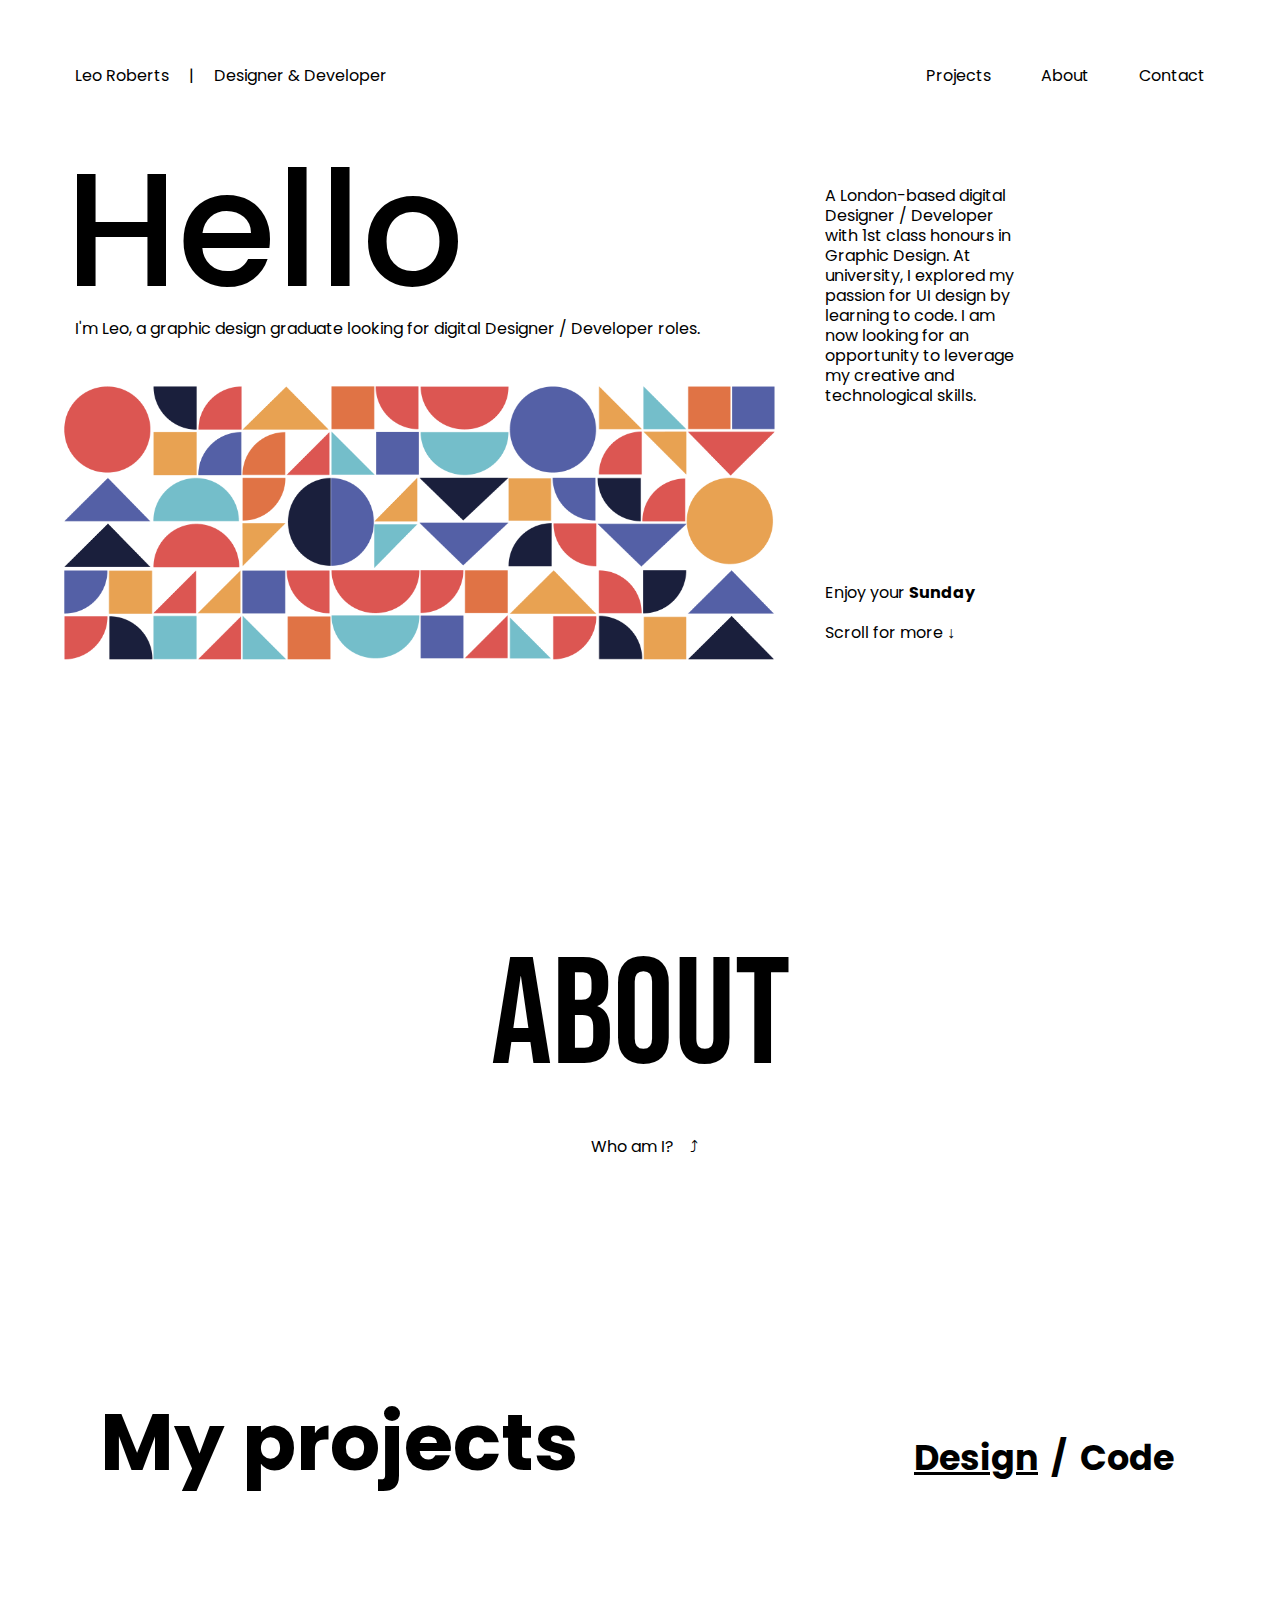
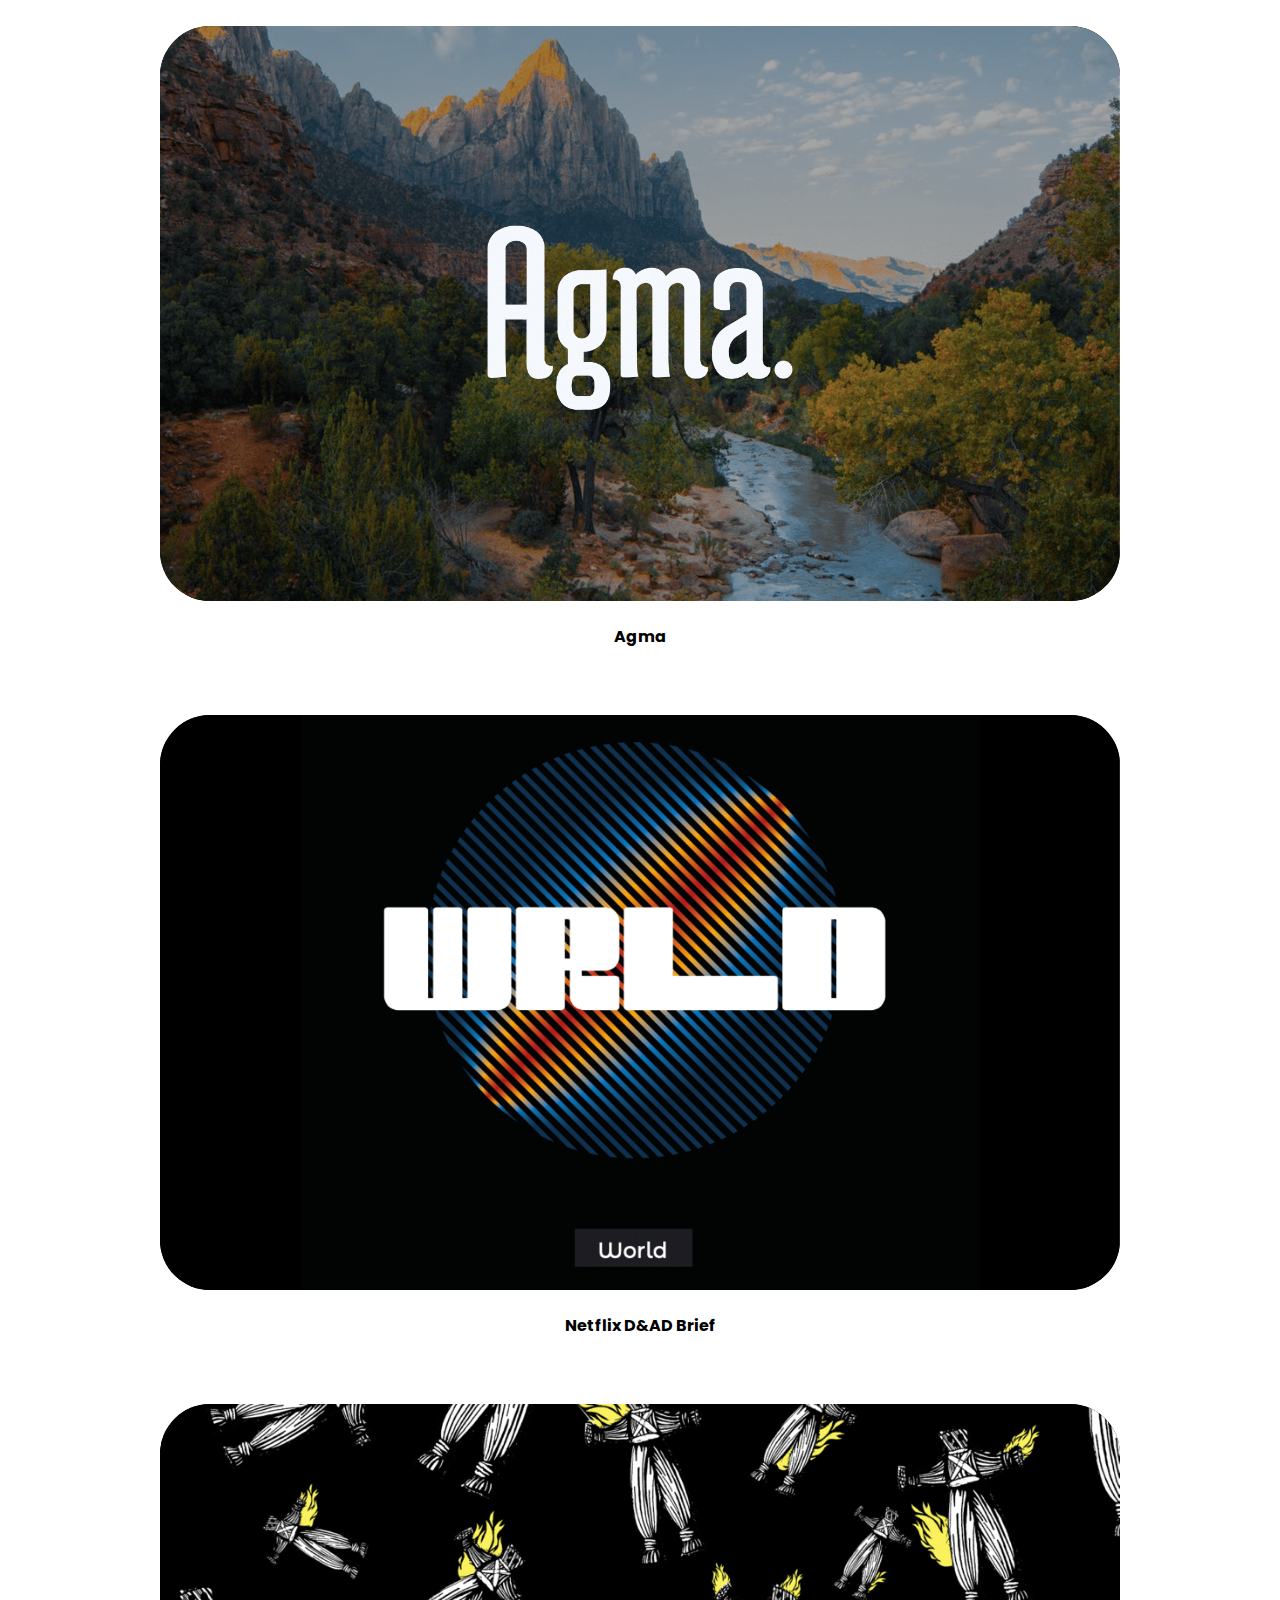
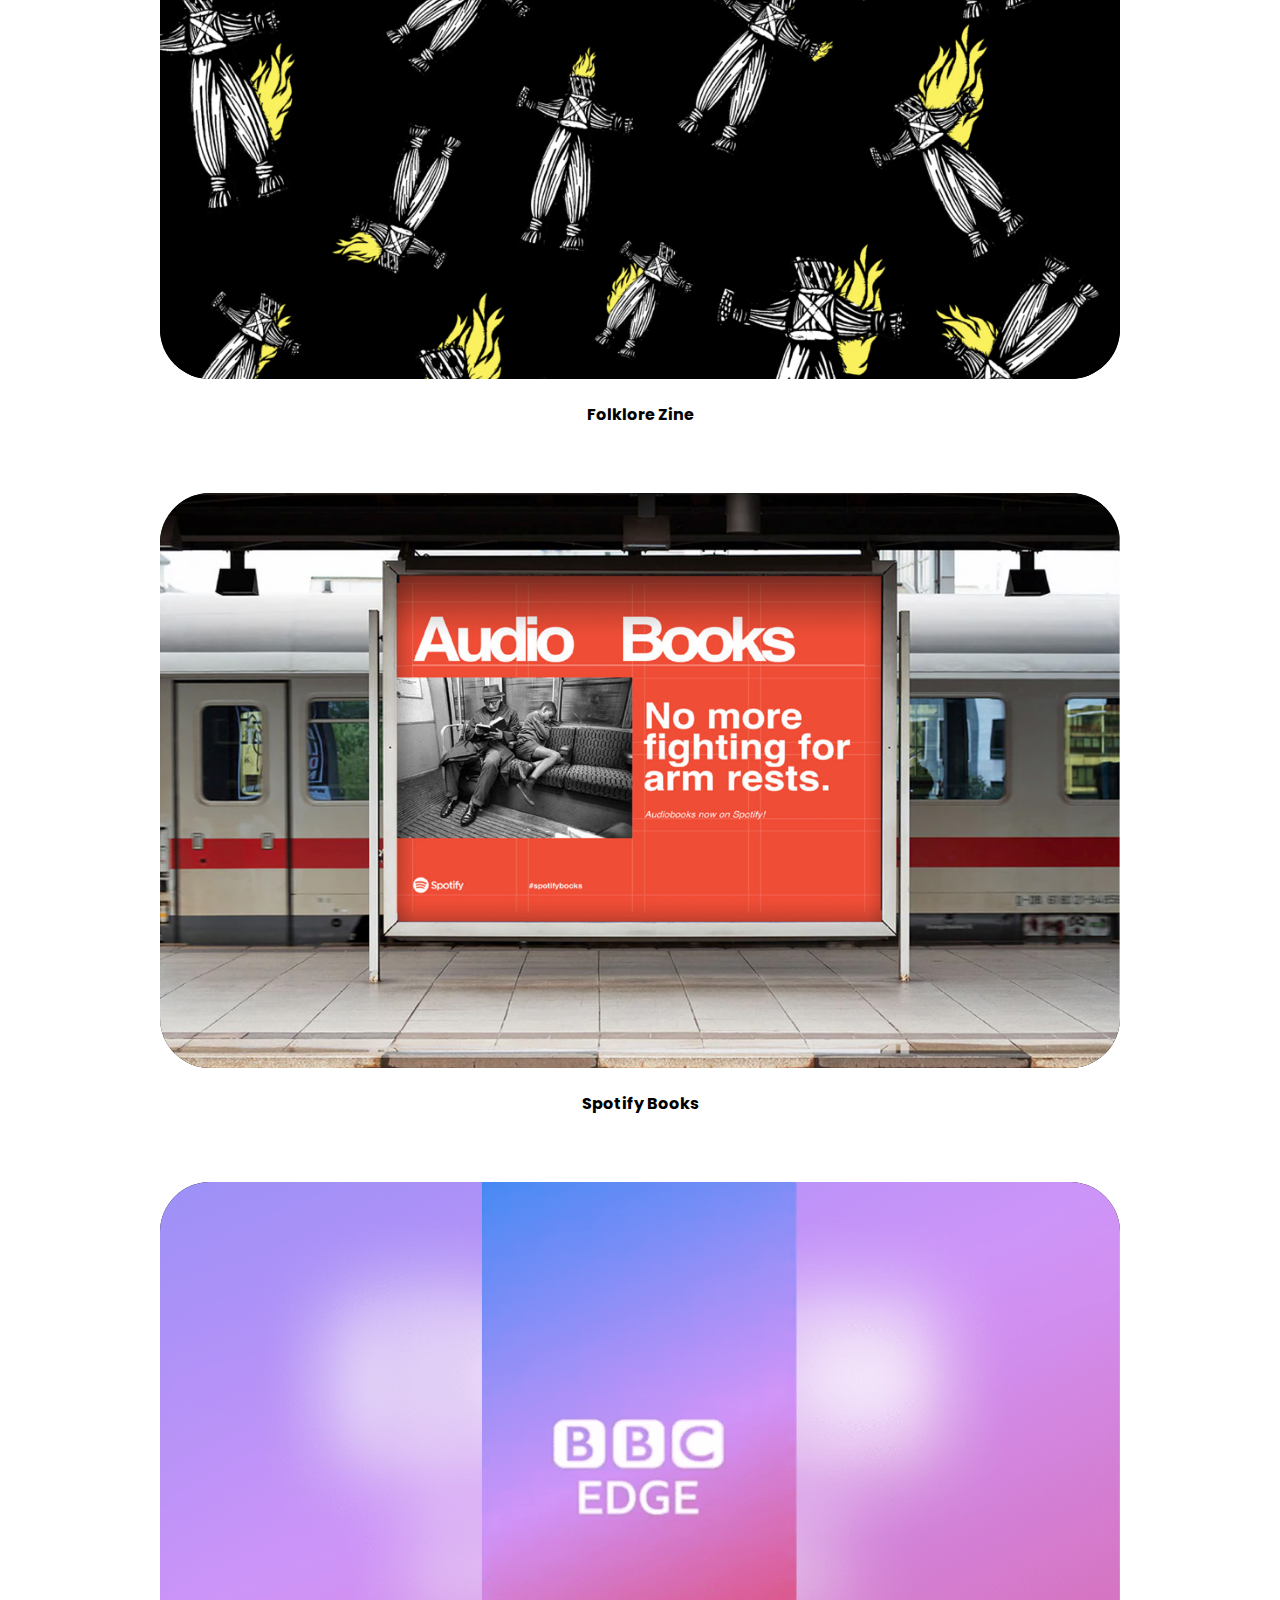
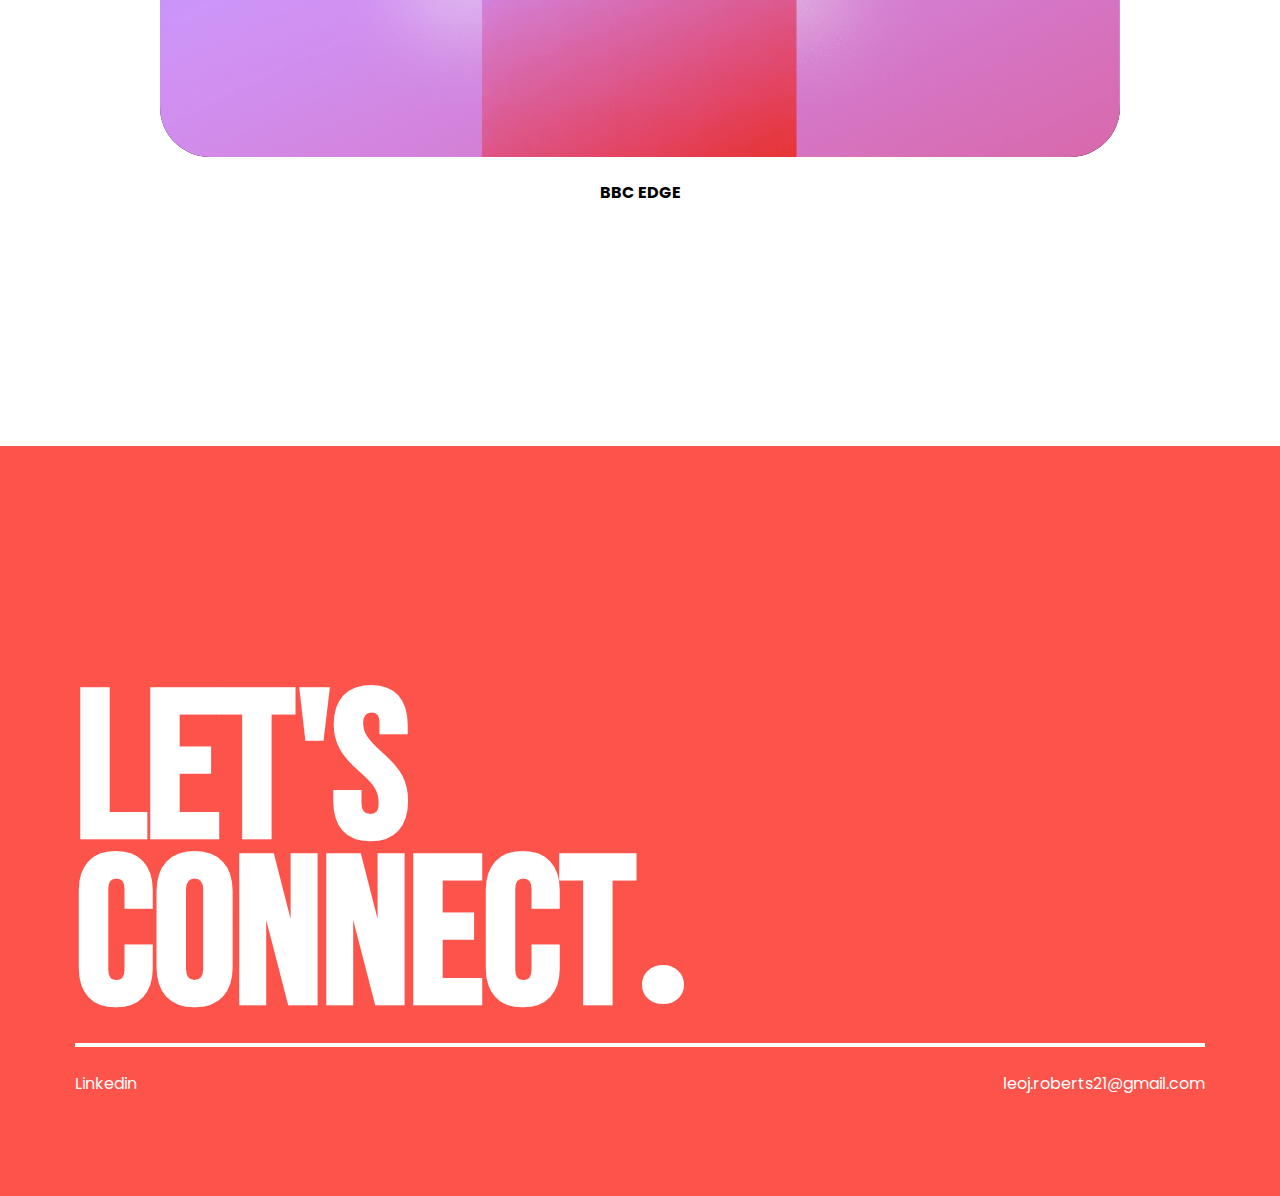
<file: index.html>
<!DOCTYPE html>
<html lang="en">
<head>
    <link href="https://fonts.googleapis.com/css2?family=Poppins:wght@600&display=swap" rel="stylesheet">
    <link href="https://fonts.googleapis.com/css2?family=Poppins:wght@500;600&display=swap" rel="stylesheet">
    <link href="https://fonts.googleapis.com/css2?family=Poppins:wght@400;500;600&display=swap" rel="stylesheet">
    <link href="https://fonts.googleapis.com/css2?family=Bebas+Neue&family=Poppins:wght@400;500;600&display=swap" rel="stylesheet">
    <meta charset="UTF-8">
    <meta http-equiv="X-UA-Compatible" content="IE=edge">
    <meta name="viewport" content="width=device-width, initial-scale=1.0">
    <title>Leo Portfolio</title>
    <link rel="stylesheet" href="style.css" />
    <link rel="stylesheet" href="responsive.css" />
    <link rel="icon" href="./images/minimouse.png">
</head>
<body id="switchDiv">

<container class = "container">
 <!-------NAV-BAR------->
 <section class="nav-bar"> 
    <p id="nav-left"><a href="#whole-home" class="nav-dot" ><span class="leo">Leo Roberts</span></a>&nbsp;&nbsp;&nbsp;&nbsp;&nbsp;|&nbsp;&nbsp;&nbsp;&nbsp;&nbsp;Designer & Developer</p>


        <div class="hamburger show-modal1">=</div>

    <ul id="nav-right">
            <a href="#project-tag" > <il class="nav-dot">Projects</il> </a>
            <a href="./aboutme.html" ><il class="nav-dot1">About</il></a>
            <a href="#linkedin" ><il class="nav-dot2">Contact</il></a>
    </ul>
 </section>
 

 <!-------HOME-(left)------->
<section id="whole-home">


    <div class="modal1 hidden1">
        <button class="close-modal1">&times;</button>
        <a href="#project-tag" ><p class="overlay-text">Projects</p></a>
        <a href="./aboutme.html" ><p class="overlay-text">About</p></a>
        <a href="#linkedin" ><p class="overlay-text">Contact </p></a>
      </div>
      <div class="overlay1 hidden1"></div>


 <div class="home-left">
    <div>
        <h1 class="welcome">Hello</h1>
        <p class="intro">I'm Leo, a graphic design graduate looking for digital Designer / Developer roles.</p>
    </div>

  <!---------------Pattern------------------>

  <section class="whole-pattern">
    <!--ROW-1---------------------------------------------------------->
  <div class="row1">
    <!--1----------------------------------->
    <div class="two-rows">
        <img class="shapes" src="pattern/1.1.png">
    </div>
    <!--2----------------------------------->
    <div class="two-rows">
        <div>
            <img class="shapes" src="pattern/1.2.png">
            <img class="shapes" src="pattern/1.3.png">
        </div>
        <div>
            <img class="shapes" src="pattern/1.4.png">
            <img class="shapes" src="pattern/1.5.png">
        </div>
    </div>
    <!--3----------------------------------->
    <div class="two-rows">
        <div>
            <img class="shapes" src="pattern/1.6.png">
        </div>
        <div>
            <img class="shapes" src="pattern/1.7.png">
            <img class="shapes" src="pattern/1.8.png">
        </div>
    </div>
    <!--4----------------------------------->
    <div class="two-rows">
        <div>
            <img class="shapes" src="pattern/1.9.png">
            <img class="shapes" src="pattern/1.10.png">
        </div>
        <div>
            <img class="shapes" src="pattern/1.11.png">
            <img class="shapes" src="pattern/1.12.png">
        </div>
    </div>
    <!--5----------------------------------->
    <div class="two-rows">
        <div>
            <img class="shapes" src="pattern/1.13.png">
        </div>
        <div>
            <img class="shapes" src="pattern/1.14.png">
        </div>
    </div>
    <!--6----------------------------------->
    <div class="two-rows">
        <img class="shapes" src="pattern/1.15.png">
    </div>
    <!--7----------------------------------->
    <div class="two-rows">
        <div>
            <img class="shapes" src="pattern/1.16.png">
            <img class="shapes" src="pattern/1.17.png">
        </div>
        <div>
            <img class="shapes" src="pattern/1.18.png">
            <img class="shapes" src="pattern/1.19.png">
        </div>
    </div>
    <!--8----------------------------------->
    <div class="two-rows">
        <div>
            <img class="shapes" src="pattern/1.20.png">
            <img class="shapes" src="pattern/1.21.png">
        </div>
        <div>
            <img class="shapes" src="pattern/1.22.png">
        </div>
    </div>
 </div>
    <!--ROW-2---------------------------------------------------------->
    <div class="row2">
         <!--1----------------------------------->
         <div class="two-rows">
            <div>
                <img class="shapes" src="pattern/2.1.png">
            </div>
            <div>
                <img class="shapes" src="pattern/2.2.png">
            </div>
        </div>
         <!--2----------------------------------->
         <div class="two-rows">
            <div>
                <img class="shapes" src="pattern/2.3.png">
            </div>
            <div>
                <img class="shapes" src="pattern/2.4.png">
            </div>
        </div>
         <!--3----------------------------------->
         <div class="two-cols">
            <div>
                <img class="shapes" src="pattern/2.5.png">
                <img class="shapes" src="pattern/2.6.png">
            </div>
            <div>
                <img class="shapes" src="pattern/2.7.png">
            </div>
        </div>
         <!--4----------------------------------->
         <div class="two-cols">
            <div>
                <img class="shapes" src="pattern/2.8.png">
            </div>
            <div>
                <img class="shapes" src="pattern/2.9.png">
                <img class="shapes" src="pattern/2.10.png">
            </div>
        </div>
         <!--5----------------------------------->
        <div class="two-rows">
            <div>
                <img class="shapes" src="pattern/2.11.png">
            </div>
            <div>
                <img class="shapes" src="pattern/2.12.png">
            </div>
        </div>
         <!--6----------------------------------->
         <div class="two-rows">
            <div>
                <img class="shapes" src="pattern/2.13.png">
                <img class="shapes" src="pattern/2.14.png">
            </div>
            <div>
                <img class="shapes" src="pattern/2.15.png">
                <img class="shapes" src="pattern/2.16.png">
            </div>
        </div>
         <!--7----------------------------------->
         <div class="two-rows">
            <div>
                <img class="shapes" src="pattern/2.17.png">
                <img class="shapes" src="pattern/2.18.png">
            </div>
            <div>
                <img class="shapes" src="pattern/2.19.png">
            </div>
        </div>
         <!--8----------------------------------->
        <div class="two-rows">
            <img class="shapes" src="pattern/2.20.png">
            </div>
    </div>
    <!--ROW-3---------------------------------------------------------->
    <div class="row3">
         <!--1----------------------------------->
         <div class="two-rows">
            <div>
                <img class="shapes" src="pattern/3.1.png">
                <img class="shapes" src="pattern/3.2.png">
            </div>
            <div>
                <img class="shapes" src="pattern/3.3.png">
                <img class="shapes" src="pattern/3.4.png">
            </div>
        </div>
         <!--2----------------------------------->
         <div class="two-rows">
            <div>
                <img class="shapes" src="pattern/3.5.png">
                <img class="shapes" src="pattern/3.6.png">
            </div>
            <div>
                <img class="shapes" src="pattern/3.7.png">
                <img class="shapes" src="pattern/3.8.png">
            </div>
        </div>
         <!--3----------------------------------->
         <div class="two-rows">
            <div>
                <img class="shapes" src="pattern/3.9.png">
                <img class="shapes" src="pattern/3.10.png">
            </div>
            <div>
                <img class="shapes" src="pattern/3.11.png">
                <img class="shapes" src="pattern/3.12.png">
            </div>
        </div>        
           <!--4----------------------------------->      
        <div class="two-rows">
            <div>
                <img class="shapes" src="pattern/3.13.png">
            </div>
            <div>
                <img class="shapes" src="pattern/3.14.png">
            </div>
        </div>
           <!--5-----------------------------------> 
           <div class="two-rows">
            <div>
                <img class="shapes" src="pattern/3.15.png">
                <img class="shapes" src="pattern/3.16.png">
            </div>
            <div>
                <img class="shapes" src="pattern/3.17.png">
                <img class="shapes" src="pattern/3.18.png">
            </div>
        </div>

           <!--6-----------------------------------> 
           <div class="two-rows">
            <div>
                <img class="shapes" src="pattern/3.19.png">
            </div>
            <div>
                <img class="shapes" src="pattern/3.20.png">
                <img class="shapes" src="pattern/3.3.png">
            </div>
        </div>
           <!--7-----------------------------------> 
           <div class="two-rows">
            <div>
                <img class="shapes" src="pattern/3.21.png">
                <img class="shapes" src="pattern/3.22.png">
            </div>
            <div>
                <img class="shapes" src="pattern/3.23.png">
                <img class="shapes" src="pattern/3.24.png">
            </div>
        </div>
           <!--8-----------------------------------> 
           <div class="two-rows">
            <div>
                <img class="shapes" src="pattern/2.1.png">
            </div>
            <div>
                <img class="shapes" src="pattern/2.2.png">
            </div>
        </div>


    </section>
 </div>
 <!-------HOME-(right)------->
 <img  id="staticPattern" src="./images/smallerpattern.png" alt="">
 <img  id="staticPattern2" src="./images/smallerpattern2.png" alt="">

 <div class="home-right">
    <div>
        <p class="description"><br>A London-based digital Designer / Developer
            with 1st class honours in Graphic Design.
            At university, I explored my passion for UI
            design by learning to code. I am now looking
            for an opportunity to leverage my creative
            and technological skills.
            
        </p>
    </div>

    <p class="tuesday">Enjoy your <b><span class="current-day">dayOfWeek</span></b><br><br>Scroll for more ↓</p>
 </div>

</section><!--END OF WHOLE HOME-->


 <!-------About me link------->


 <p class="aboutme">
    <a href="aboutme.html" class="nav-dot1"><span class="hiddentxt">ABOUT</span></a>
    <span class="who"><br>&nbsp;&nbsp;Who am I?&nbsp; &nbsp;&nbsp;⤴</span>
    <span class="hiddenimg">
        <img class="me hide-me" src="images/me.png" alt="Picture of me">
    </span>
 </p>


 <!-------PROJECT-SECTION------->
 
 <h2 id="project-tag">My projects <span class="project-catagories"><button class="designBtn ul nav-dot">Design</button> / <button class="codeBtn nav-dot2">Code</button></span> 
</h2>

 <section class="selected-projects designModal">
    <div> <!--PROJECT-1-->
        <a href="design1.html"><img class="project-image custom" src="./images/agmafront.png"></a>
        <div class="project-caption">
            <span class="space-out">
              <p> </p>
              <p><b>Agma</b></p>
              <p> </p>
            </span>
        </div>
    </div>
    <div><!--PROJECT-3-->
       <a href="design2.html"> <img class="project-image custom3" src="./Netflix/front.png"></a>
        <div class="project-caption">
            <span class="space-out">
                <p> </p>
                <p><b>Netflix D&AD Brief</b></p>
                <p> </p>
            </span>
        </div>
    </div>
    <div><!--PROJECT-4-->
        <a href="design3.html"> <img class="project-image custom1" src="./images/zinefront.png"></a>
         <div class="project-caption">
             <span class="space-out">
                 <p> </p>
                 <p><b>Folklore Zine</b></p>
                 <p> </p>
             </span>
         </div>
     </div>
         <div><!--PROJECT-5-->
       <a href="design4.html"> <img class="project-image custom2" src="./Spotify/spotifyfront.png"></a>
        <div class="project-caption">
            <span class="space-out">
                <p> </p>
                <p><b>Spotify Books</b></p>
                <p> </p>
            </span>
        </div>
    </div>
    <div><!--PROJECT-2-->
        <a href="design5.html"><img class="project-image custom" src="./images/bbc.png"> </a>
        <div class="project-caption">
            <span class="space-out">
                <p> </p>
                <p><b>BBC EDGE</b></p>
                <p> </p>
            </span>
        </div>
    </div>

</section>



    <section class="selected-projects codeModal hidden">
        <div> <!--PROJECT-1-->
            <a href="projectDough.html"><img class="project-image custom" src="./images/DM.png"></a>
            <div class="project-caption">
                <span class="space-out">
                    <a href="https://github.com/LeoRoberts21/DoughMother"><p>Repo</p></a>
                  <p><b>DoughMother</b></p>
                  <a href="https://leoroberts21.github.io/DoughMother/main.html"><p>Live Preview</p></a>
                </span>
            </div>
        </div>
        <div><!--PROJECT-2-->
            <a href="project2.html"><img class="project-image custom1" src="./images/codejourney.png"> </a>
            <div class="project-caption">
                <span class="space-out">
                    <a href="https://github.com/LeoRoberts21/Learning-to-Code"><p>Repo</p></a>
                    <p><b>Coding Journey</b></p>
                    <a href="https://leoroberts21.github.io/Learning-to-Code/"><p>Live Preview</p></a>
                </span>
            </div>
        </div>
        <div><!--PROJECT-3-->
           <a href="project3.html"> <img class="project-image custom2" src="./images/portpic.png"></a>
            <div class="project-caption">
                <span class="space-out">
                    <p></p>
                    <p><b>Portfolio</b></p>
                    <p> </p>
                </span>
            </div>
        </div>

    </section>

 <!-------CONTACT------->

 <section>
    <br> <br> <br> <br> <br> <br> <br>
    <img class='gradient' src="./images/red.png" alt="gradient gif">
    <h3>LET'S<br>CONNECT<span class="dot">.</span></h3>
    <hr class="hr">
    <div class="contacts">
        <a id="linkedin" class="nav-dot1" href="https://www.linkedin.com/in/leoroberts21/"><p>Linkedin</p></a>
        <p><span class="dontWorry">Don't worry I wont open your mailapp &nbsp;&nbsp;→ &nbsp;&nbsp;</span>leoj.roberts21@gmail.com</p>

    </div>

 </section>

</container>

<script type="text/javascript" src="portfolio.js"></script>
</body>

<footer>

    
</footer>

</html>
</file>
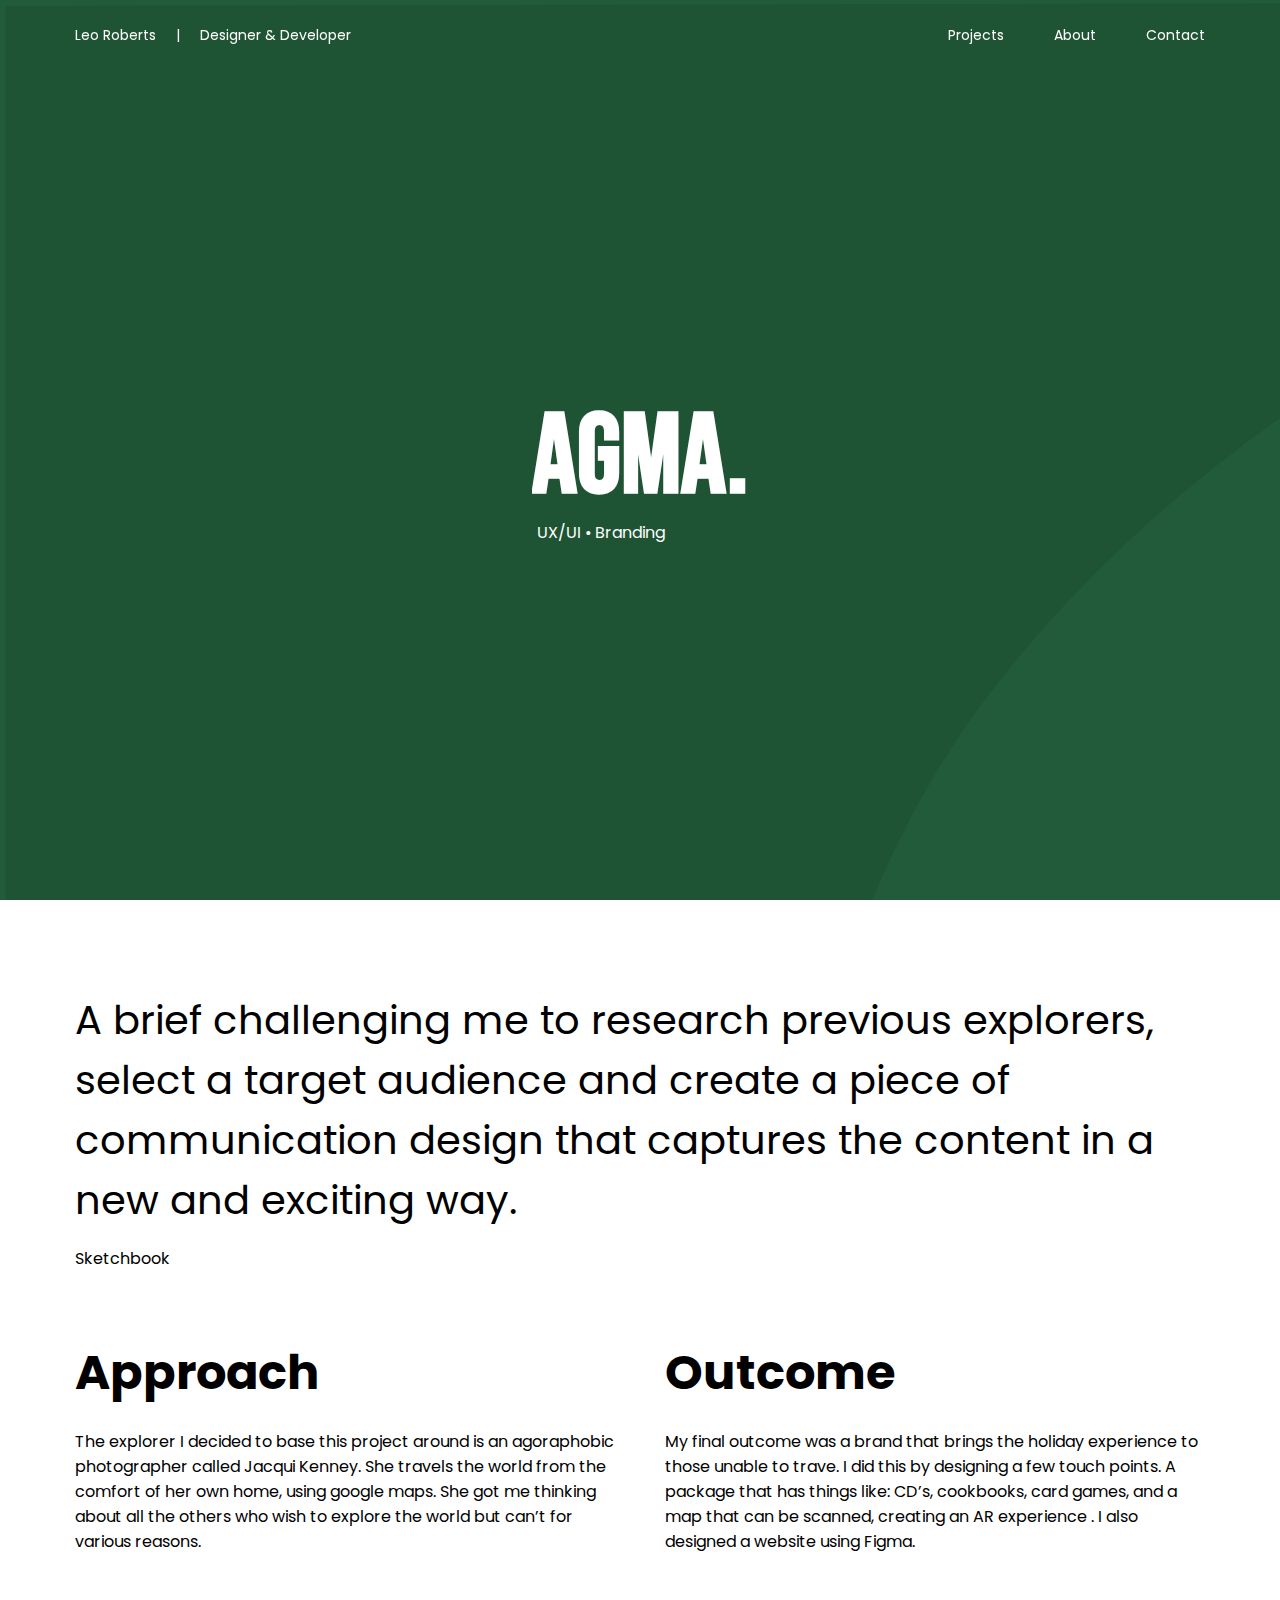
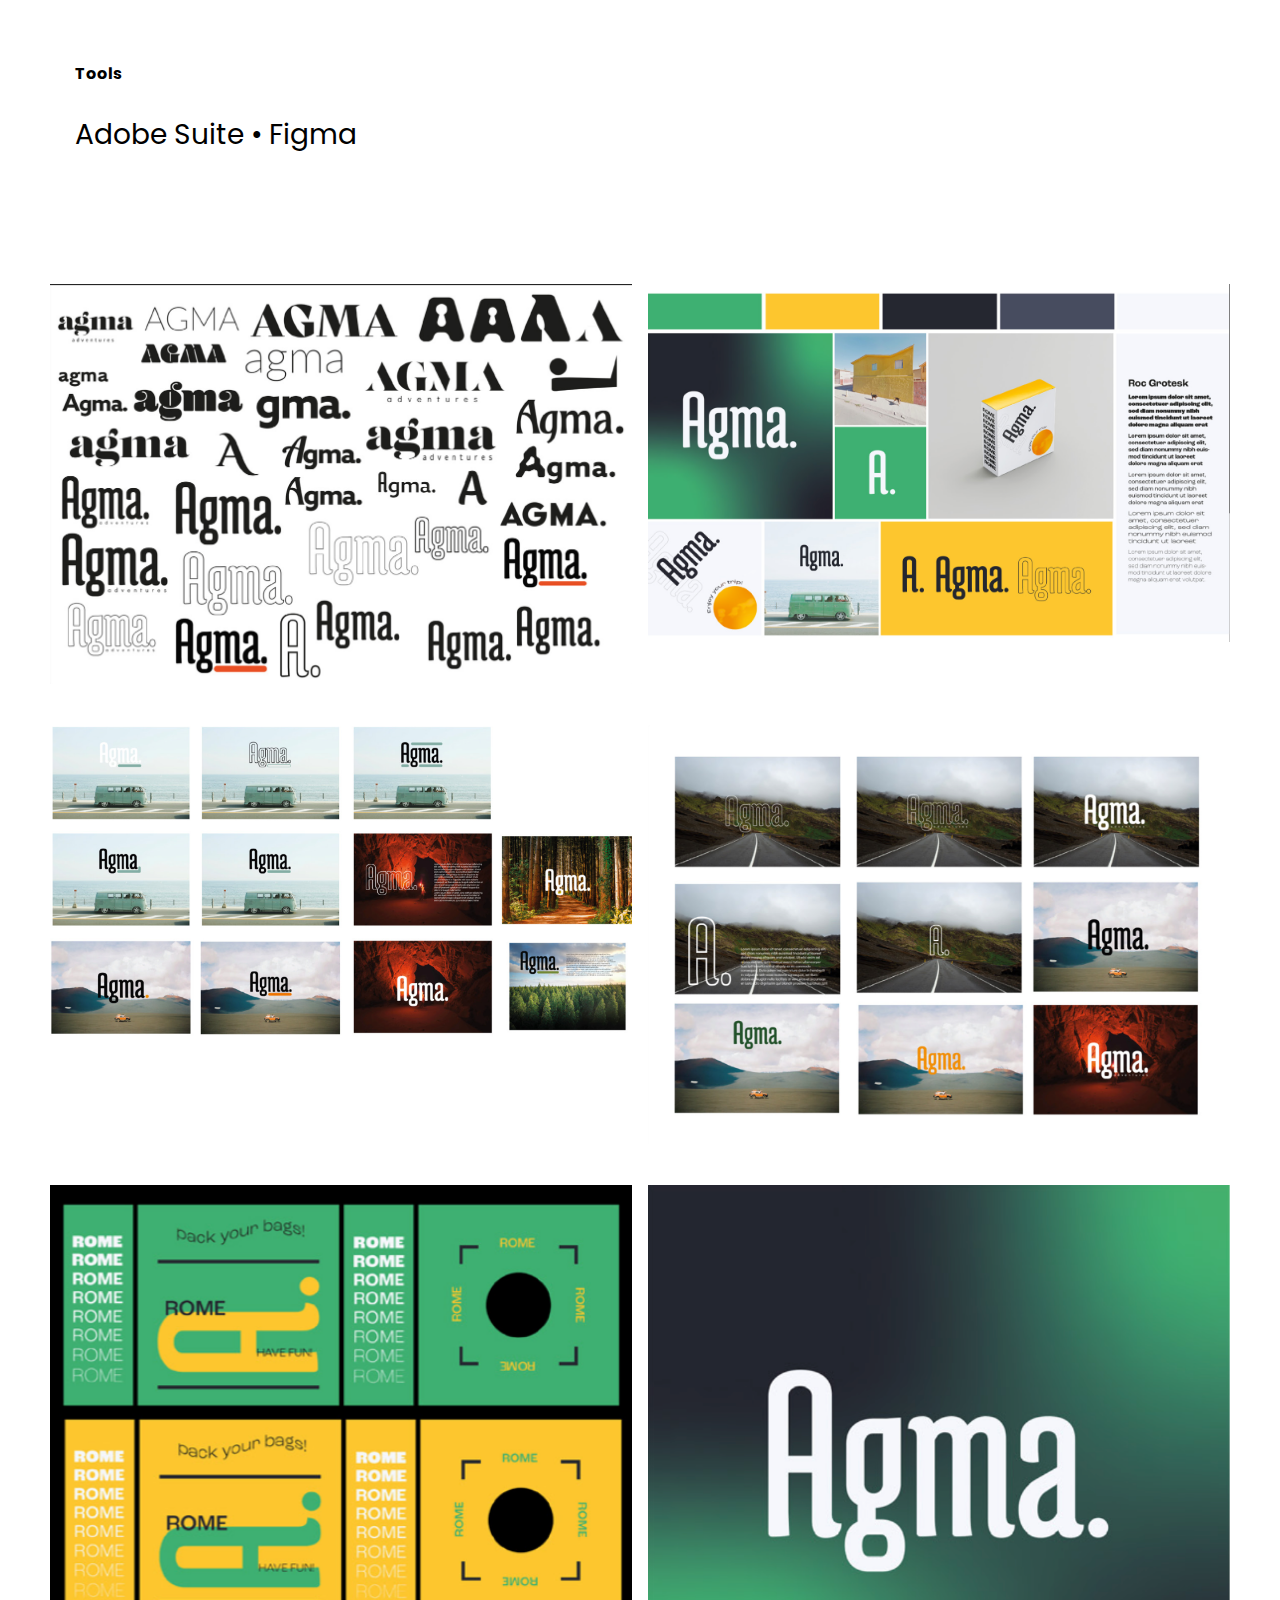
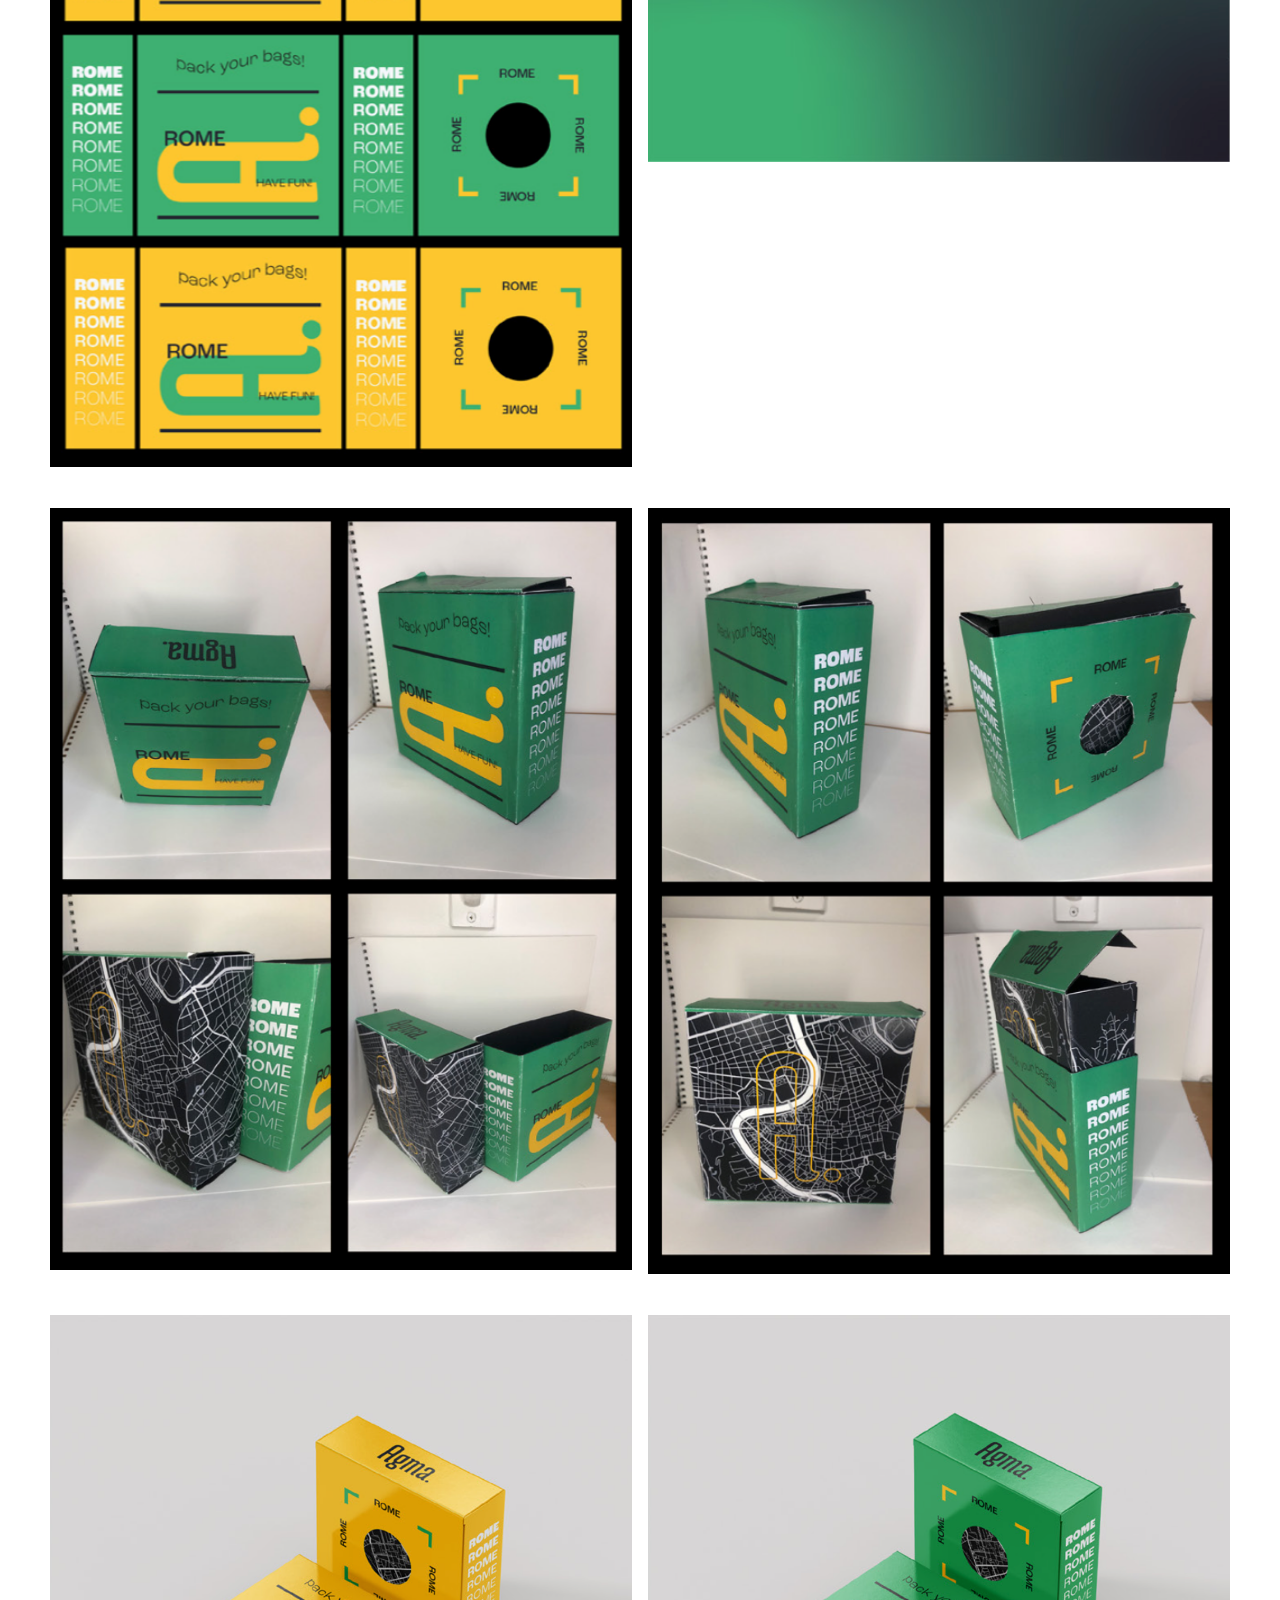
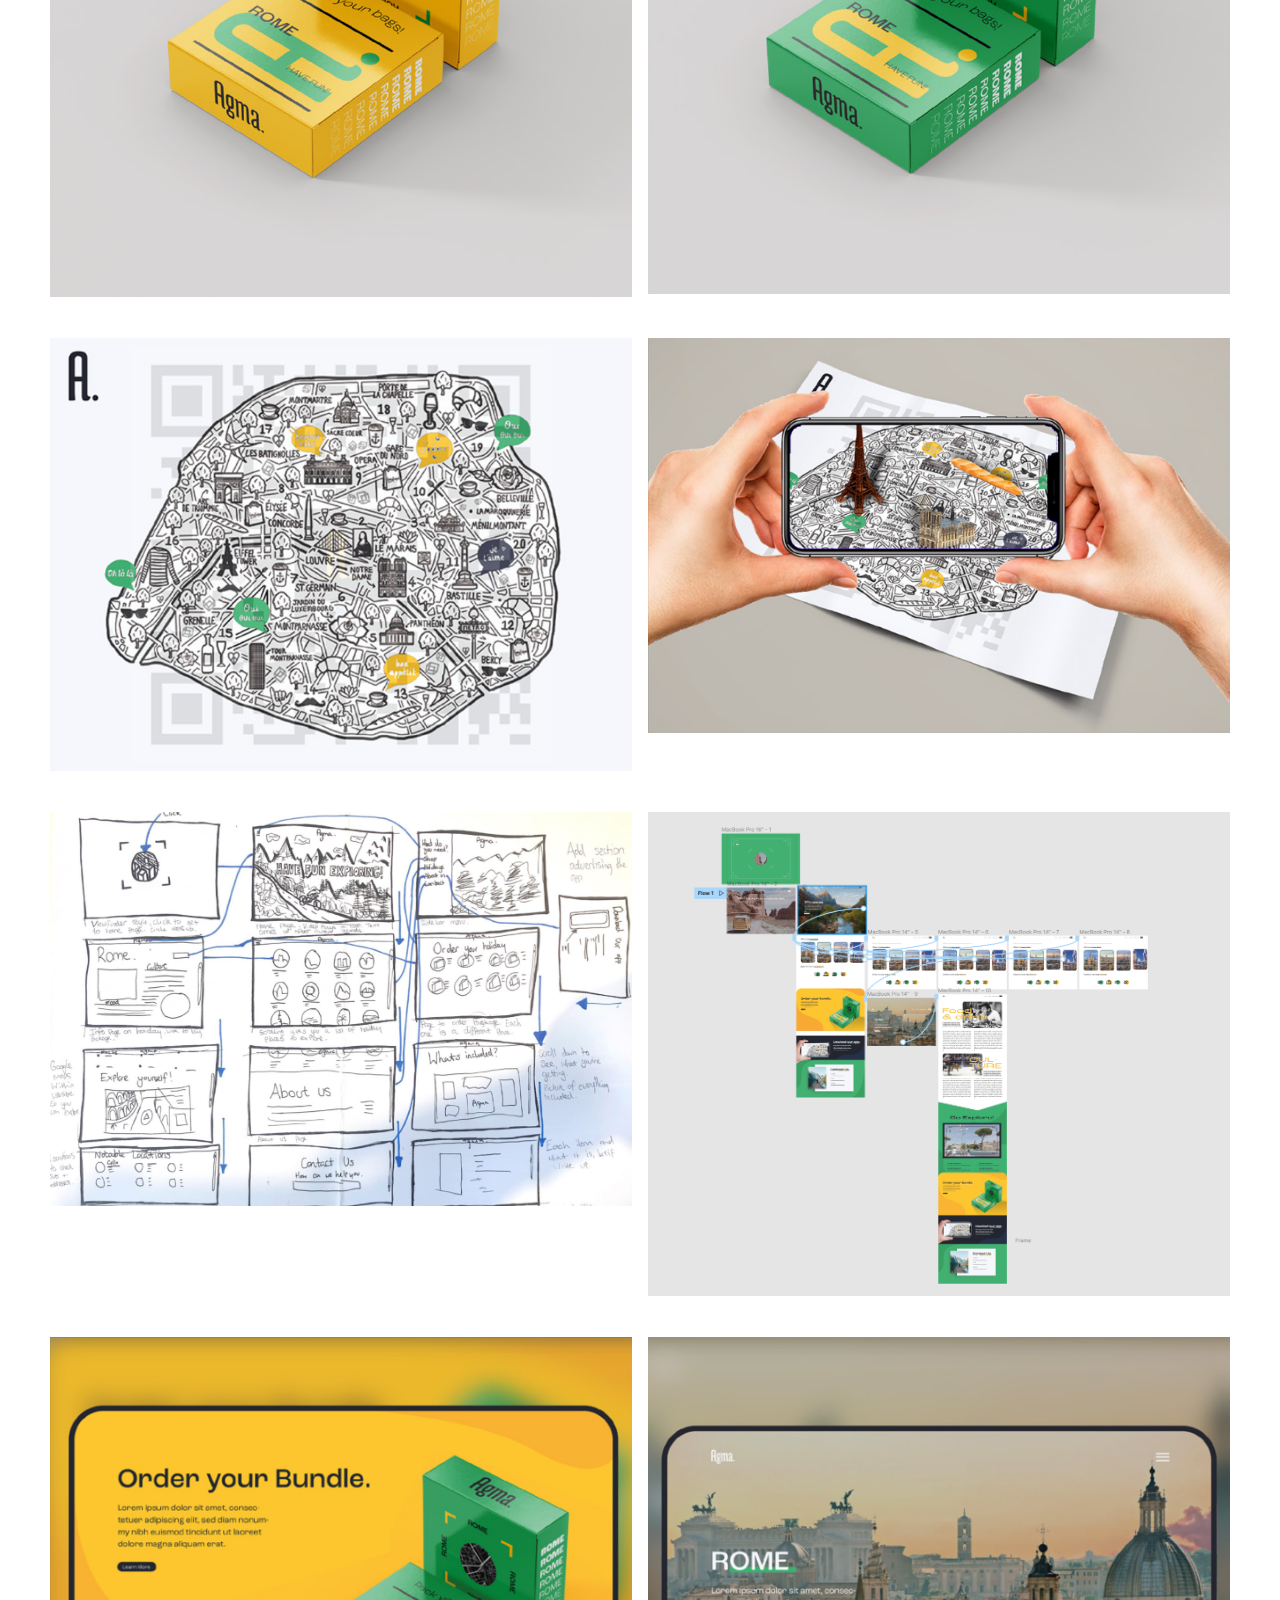
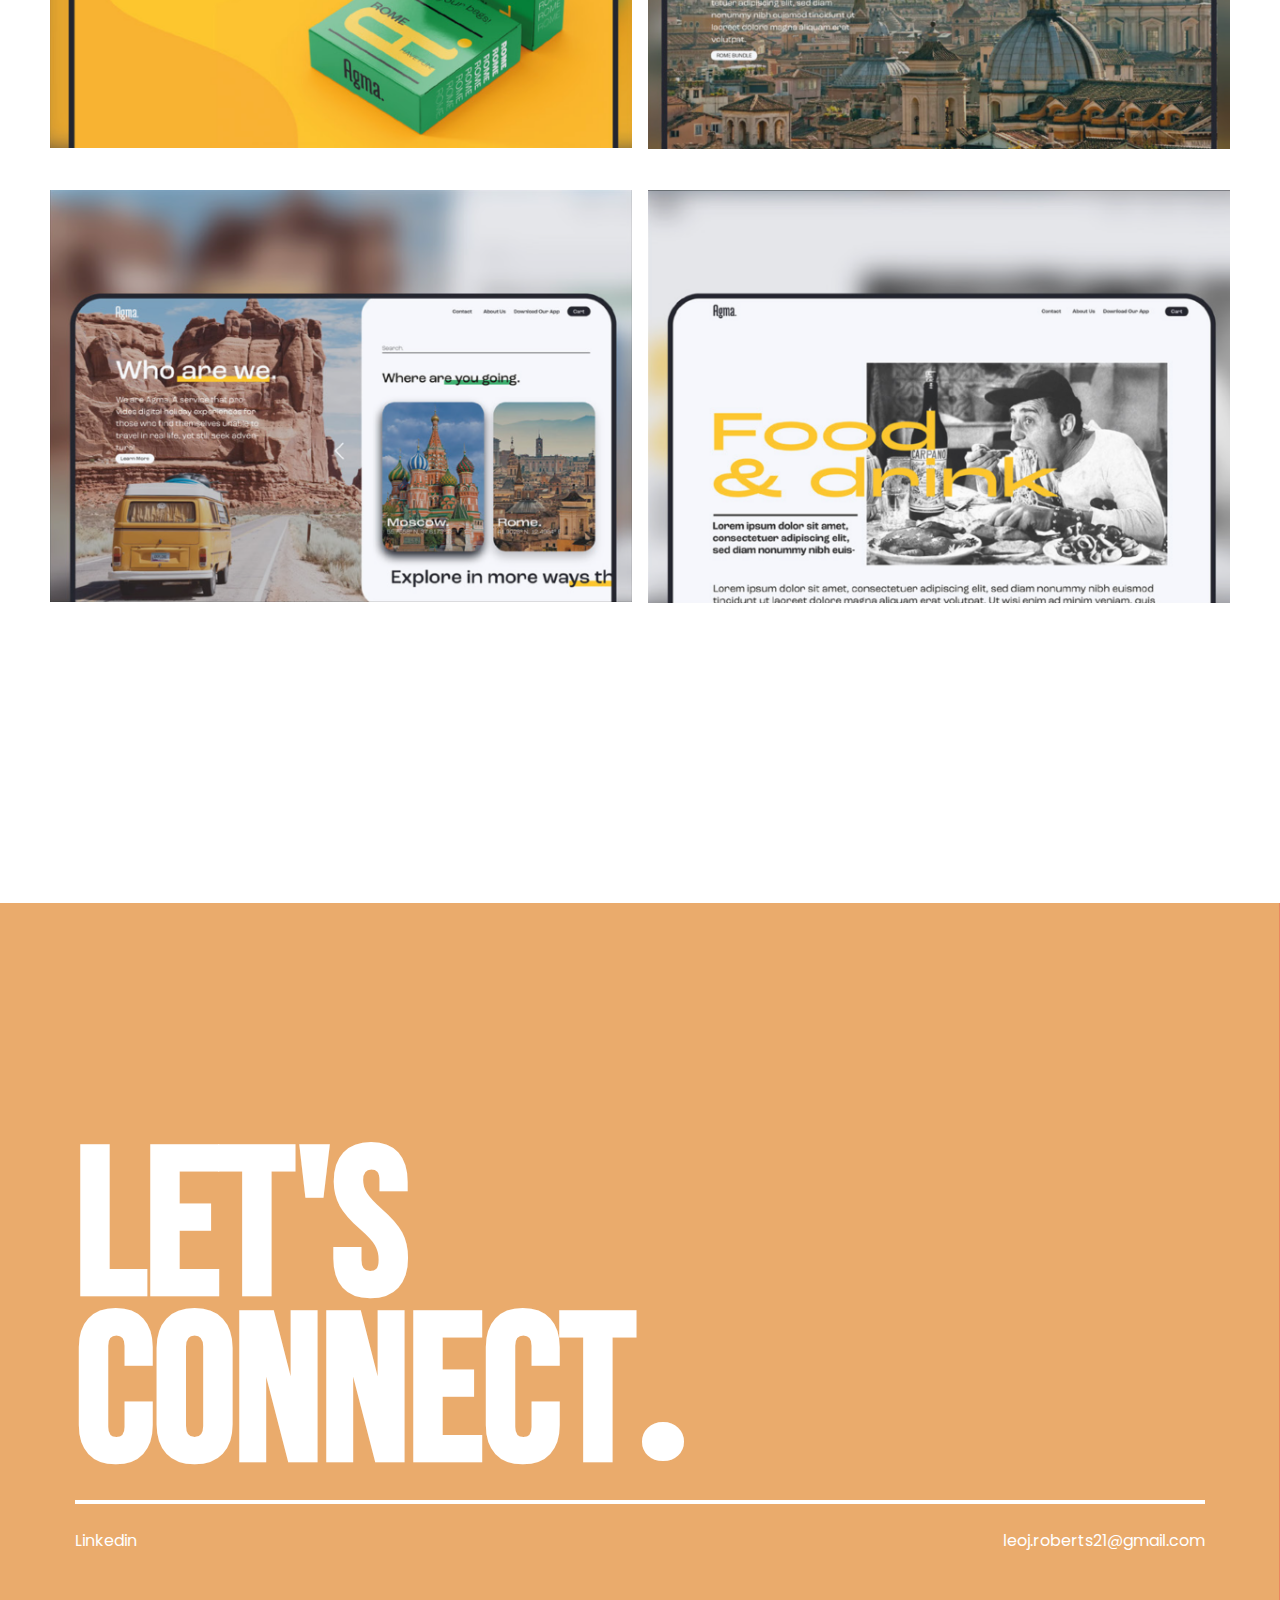
<file: design1.html>
<!DOCTYPE html>
<html lang="en">
  <head>
    <link
      href="https://fonts.googleapis.com/css2?family=Poppins:wght@600&display=swap"
      rel="stylesheet"
    />
    <link
      href="https://fonts.googleapis.com/css2?family=Poppins:wght@500;600&display=swap"
      rel="stylesheet"
    />
    <link
      href="https://fonts.googleapis.com/css2?family=Poppins:wght@400;500;600&display=swap"
      rel="stylesheet"
    />
    <link
      href="https://fonts.googleapis.com/css2?family=Bebas+Neue&family=Poppins:wght@400;500;600&display=swap"
      rel="stylesheet"
    />
    <meta charset="UTF-8" />
    <meta http-equiv="X-UA-Compatible" content="IE=edge" />
    <meta name="viewport" content="width=device-width, initial-scale=1.0" />
    <title>Leo Portfolio</title>
    <link rel="stylesheet" href="about.css" />
    <link rel="stylesheet" href="dough.css" />
    <link rel="stylesheet" href="projectsresponsive.css" />
    <link rel="icon" href="./images/minimouse.png">
  </head>

  <body id="switchDiv" class="container">


    <!------------------NAVBAR------------------------------->

    <section class="nav-bar">
      <p id="nav-left">
        <a href="index.html" class="nav-dot"
          ><span class="leo">Leo Roberts</span></a
        >&nbsp;&nbsp;&nbsp;&nbsp;&nbsp;|&nbsp;&nbsp;&nbsp;&nbsp;&nbsp;Designer &
        Developer
      </p>

      <div class="hamburger show-modal1">=</div>
      
      <ul id="nav-right">
        <a href="#project-tag"> <il class="nav-dot white">Projects</il> </a>
        <a href="aboutme.html"><il class="nav-dot1 white2">About</il></a>
        <a href="#linkedin"><il class="nav-dot2 white3">Contact</il></a>
      </ul>
    </section>

    <!------------------frontpage------------------------------->

    <div class="modal1 hidden1">
      <button class="close-modal1">&times;</button>
      <a href="#project-tag" ><h1 class="overlay-text">Projects</h1></a>
      <a href="./aboutme.html" ><h1 class="overlay-text">About</h1></a>
      <a href="#linkedin" ><h1 class="overlay-text">Contact </h1></a>
    </div>
    <div class="overlay1 hidden1"></div>

    <section class="showcase">
      <div class="video-container">
        <img src="images/agmaback.png" autoplay muted loop></img>
      </div>
      <div class="content">
        <h1>Agma.</h1>
          <p class="align">UX/UI • Branding </p>
      </div>
    </section>


    <!------------------WRITING------------------------------->
<div class="row2">
    <p class="description">
      A brief challenging me to research previous explorers, select
      a target audience and create a piece of communication design that captures the content in a new and exciting way.
    </p>
  </div>   
    <div class="links">
      <a href="sketchbooks/Project 1 Sketchbook.pdf"><p>Sketchbook</p></a>
    </div>


    <div class="row">
      <div class="column">

        <h3>Approach</h3>
        <p>
          The explorer I decided to base this project around is an agoraphobic photographer called Jacqui Kenney. She travels the world from the comfort of her own home, using google maps. She got me thinking about all the others who wish to explore the world but can’t for various reasons.
        </p>
     
      </div>


      <div class="column">
        <h3>Outcome</h3>
        <p>
          My final outcome was a brand that brings the holiday experience to those unable to trave. I did this by designing a few touch points. A package that has things like: CD’s, cookbooks, card games, and a map that can be scanned, creating an AR experience . I also designed a website using Figma.
        </p>


      </div>
    </div>



    <p class="tools space"><b>Tools</b></p>
    <p class="description2 list-tools">
     Adobe Suite • Figma
    </p>
  </div>


    <!------------------GRID------------------------------->

    <div class="cards">
      <img class="card" src="./Agma/5.png" alt="portfolio-picture">
      <img class="card" src="./Agma/6.png" alt="portfolio-picture">
      <img class="card" src="./Agma/7.png" alt="portfolio-picture">
      <img class="card" src="./Agma/8.png" alt="portfolio-picture">
      <img class="card" src="./Agma/9.png" alt="portfolio-picture">
      <img class="card" src="./Agma/10.png" alt="portfolio-picture">
      <img class="card" src="./Agma/11.png" alt="portfolio-picture">
      <img class="card" src="./Agma/12.png" alt="portfolio-picture">
      <img class="card" src="./Agma/13.png" alt="portfolio-picture">
      <img class="card" src="./Agma/14.png" alt="portfolio-picture">
      <img class="card" src="./Agma/15.png" alt="portfolio-picture">
      <img class="card" src="./Agma/16.png" alt="portfolio-picture">
      <img class="card" src="./Agma/17.png" alt="portfolio-picture">
      <img class="card" src="./Agma/18.png" alt="portfolio-picture">
      <img class="card" src="./Agma/19.png" alt="portfolio-picture">
      <img class="card" src="./Agma/20.png" alt="portfolio-picture">
      <img class="card" src="./Agma/21.png" alt="portfolio-picture">
      <img class="card" src="./Agma/22.png" alt="portfolio-picture">
    </div>

    <!------------------CONTACT------------------------------->

    <section>
      <br> <br> <br> <br> <br> <br> <br>
      <img class="gradient" src="./images/yellow.png" alt="gradient gif" />
      <h5>LET'S<br />CONNECT<span class="dot">.</span></h5>
      <hr class="hr" />
      <div class="contacts">
        <a
          id="linkedin"
          class="nav-dot1"
          href="https://www.linkedin.com/in/leoroberts21/"
          ><p>Linkedin</p></a
        >
        <p>
          <span class="dontWorry"
            >Don't worry I wont open your mailapp &nbsp;&nbsp;→
            &nbsp;&nbsp;</span
          >leoj.roberts21@gmail.com
        </p>
      </div>
    </section>




    <script type="text/javascript" src="about.js"></script>
    </body>
</file>
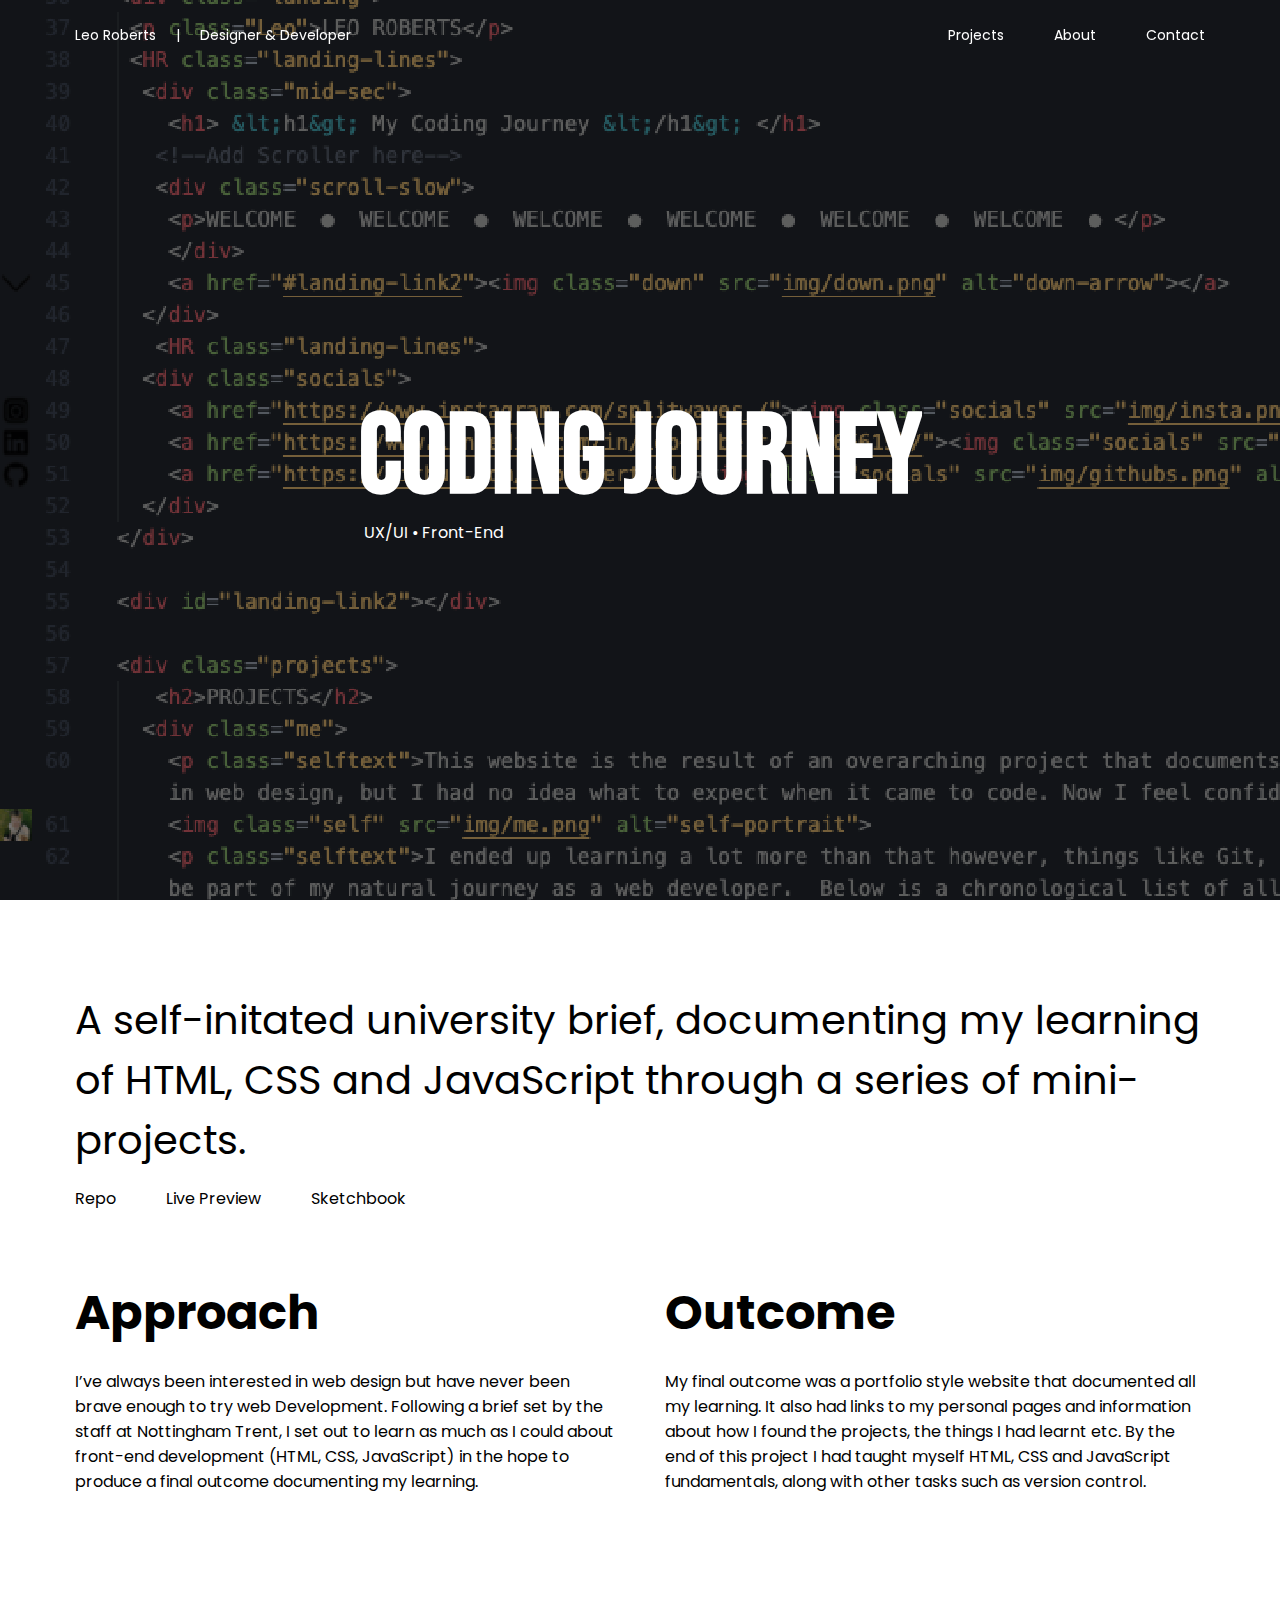
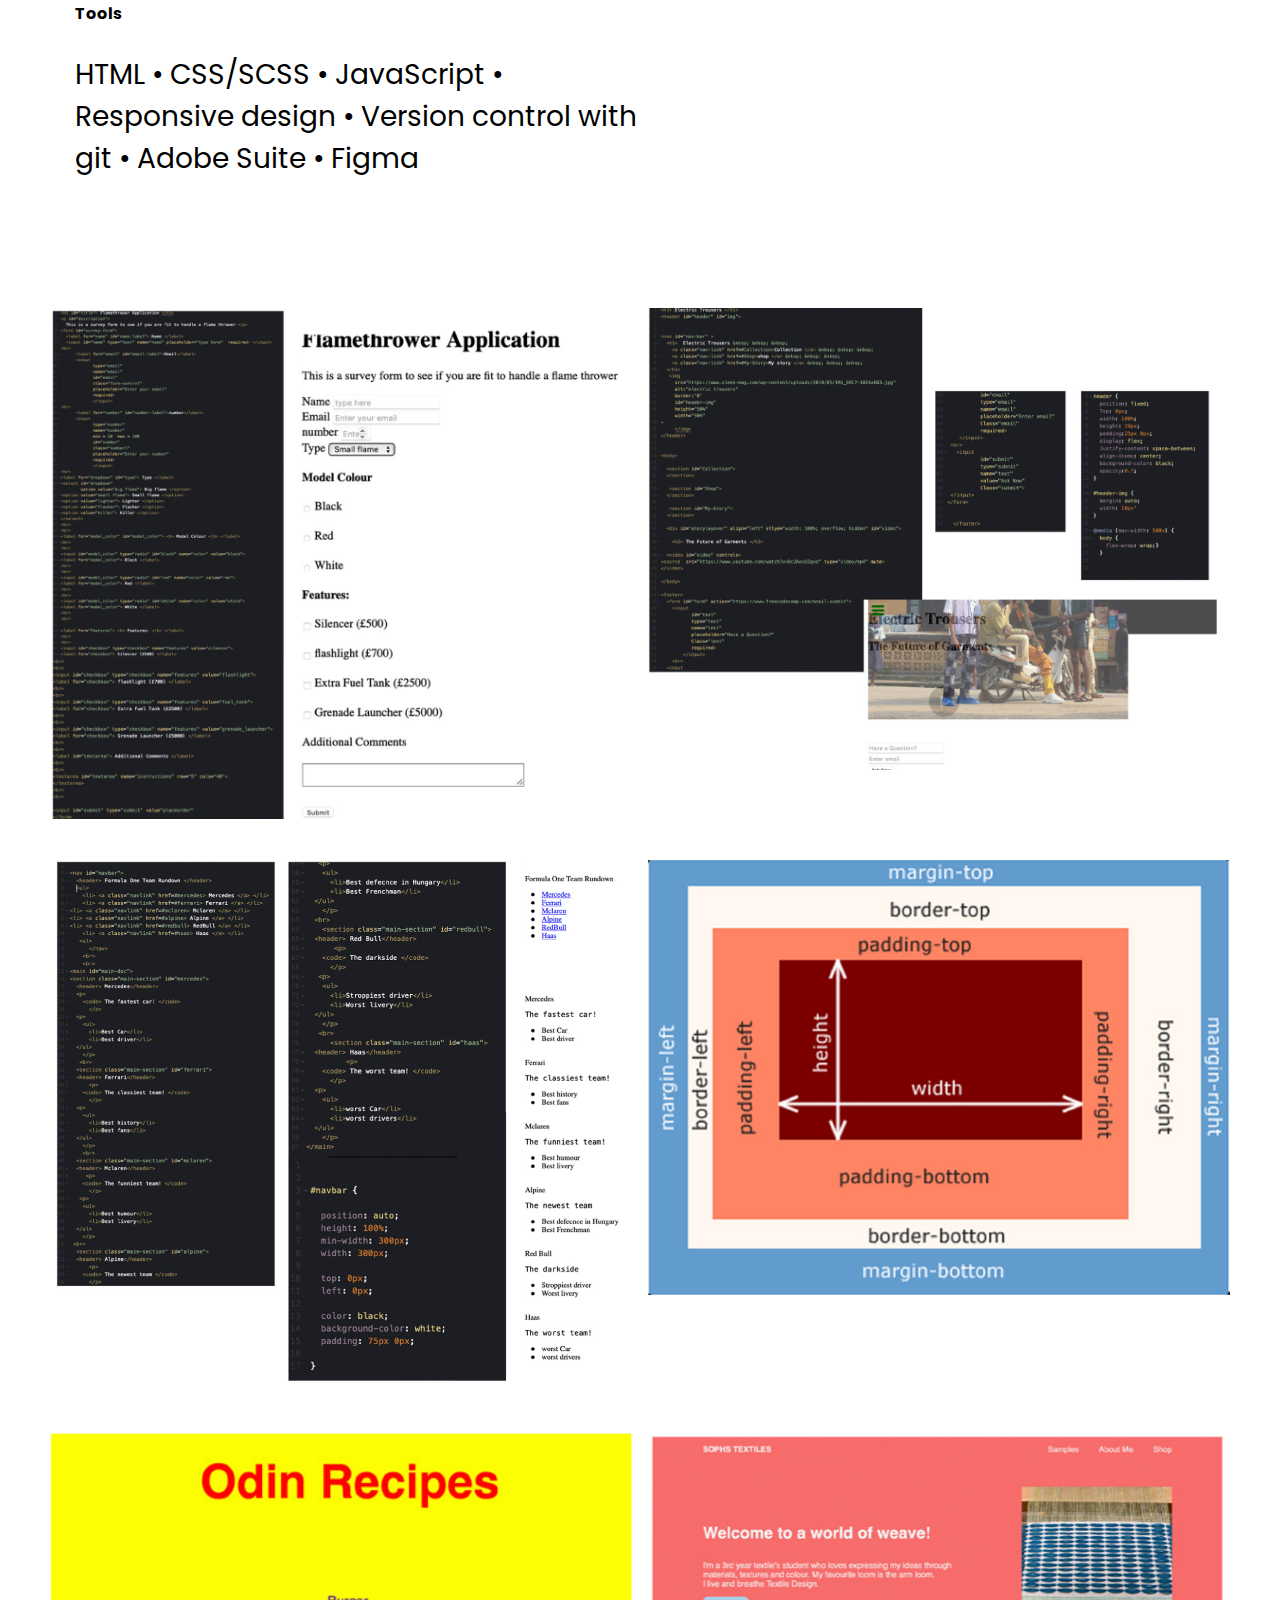
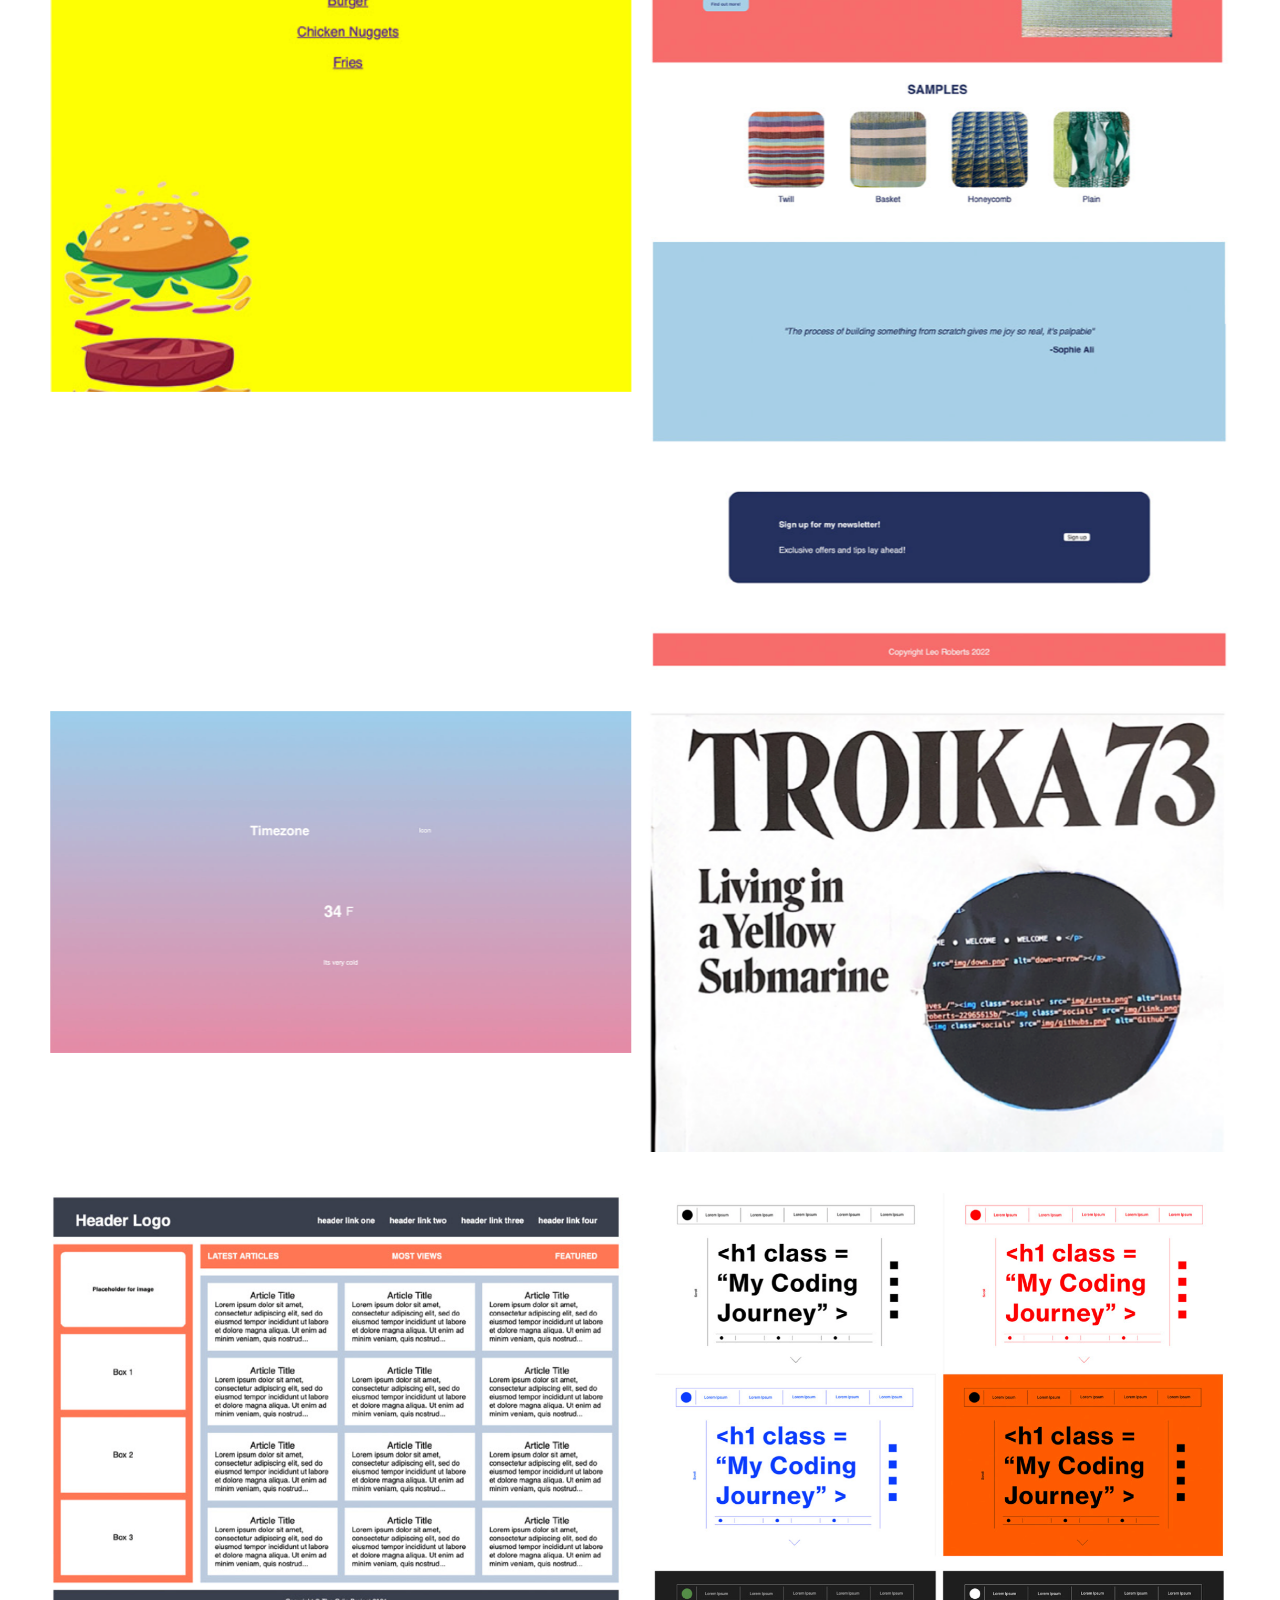
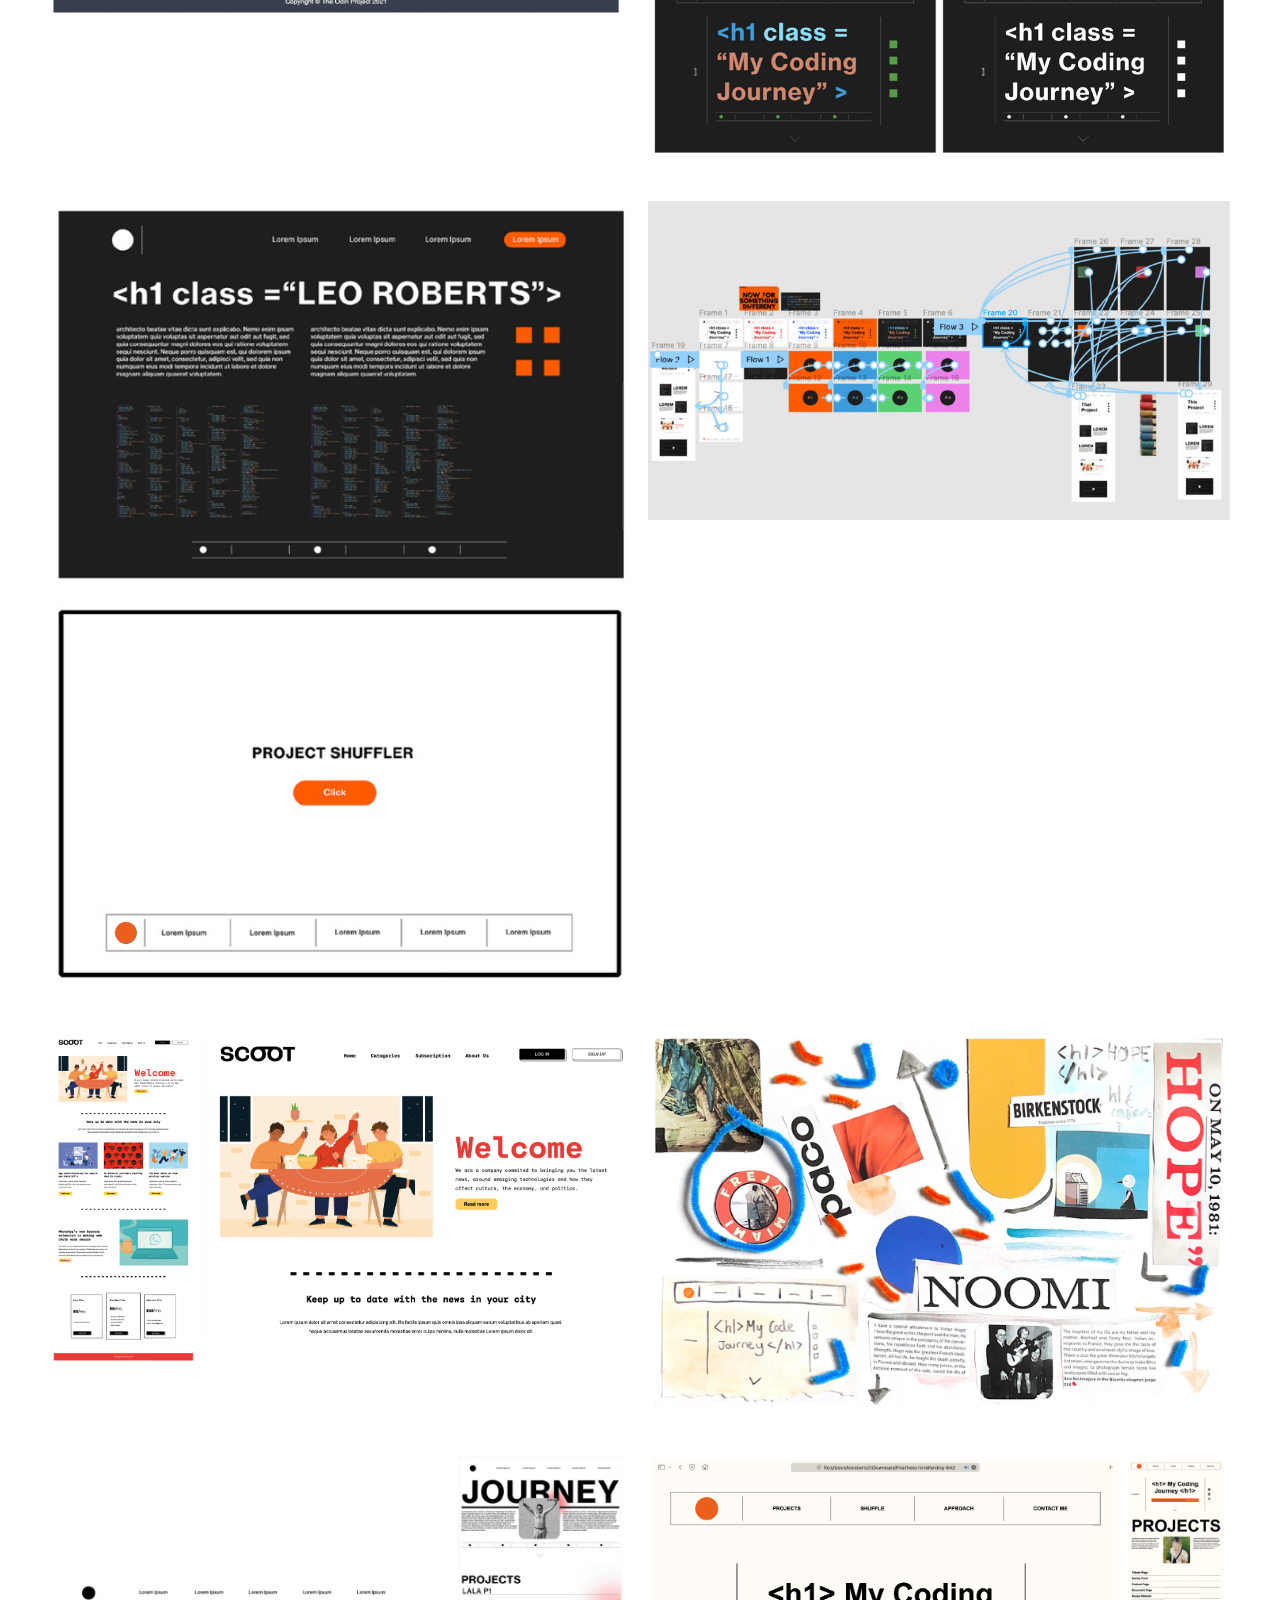
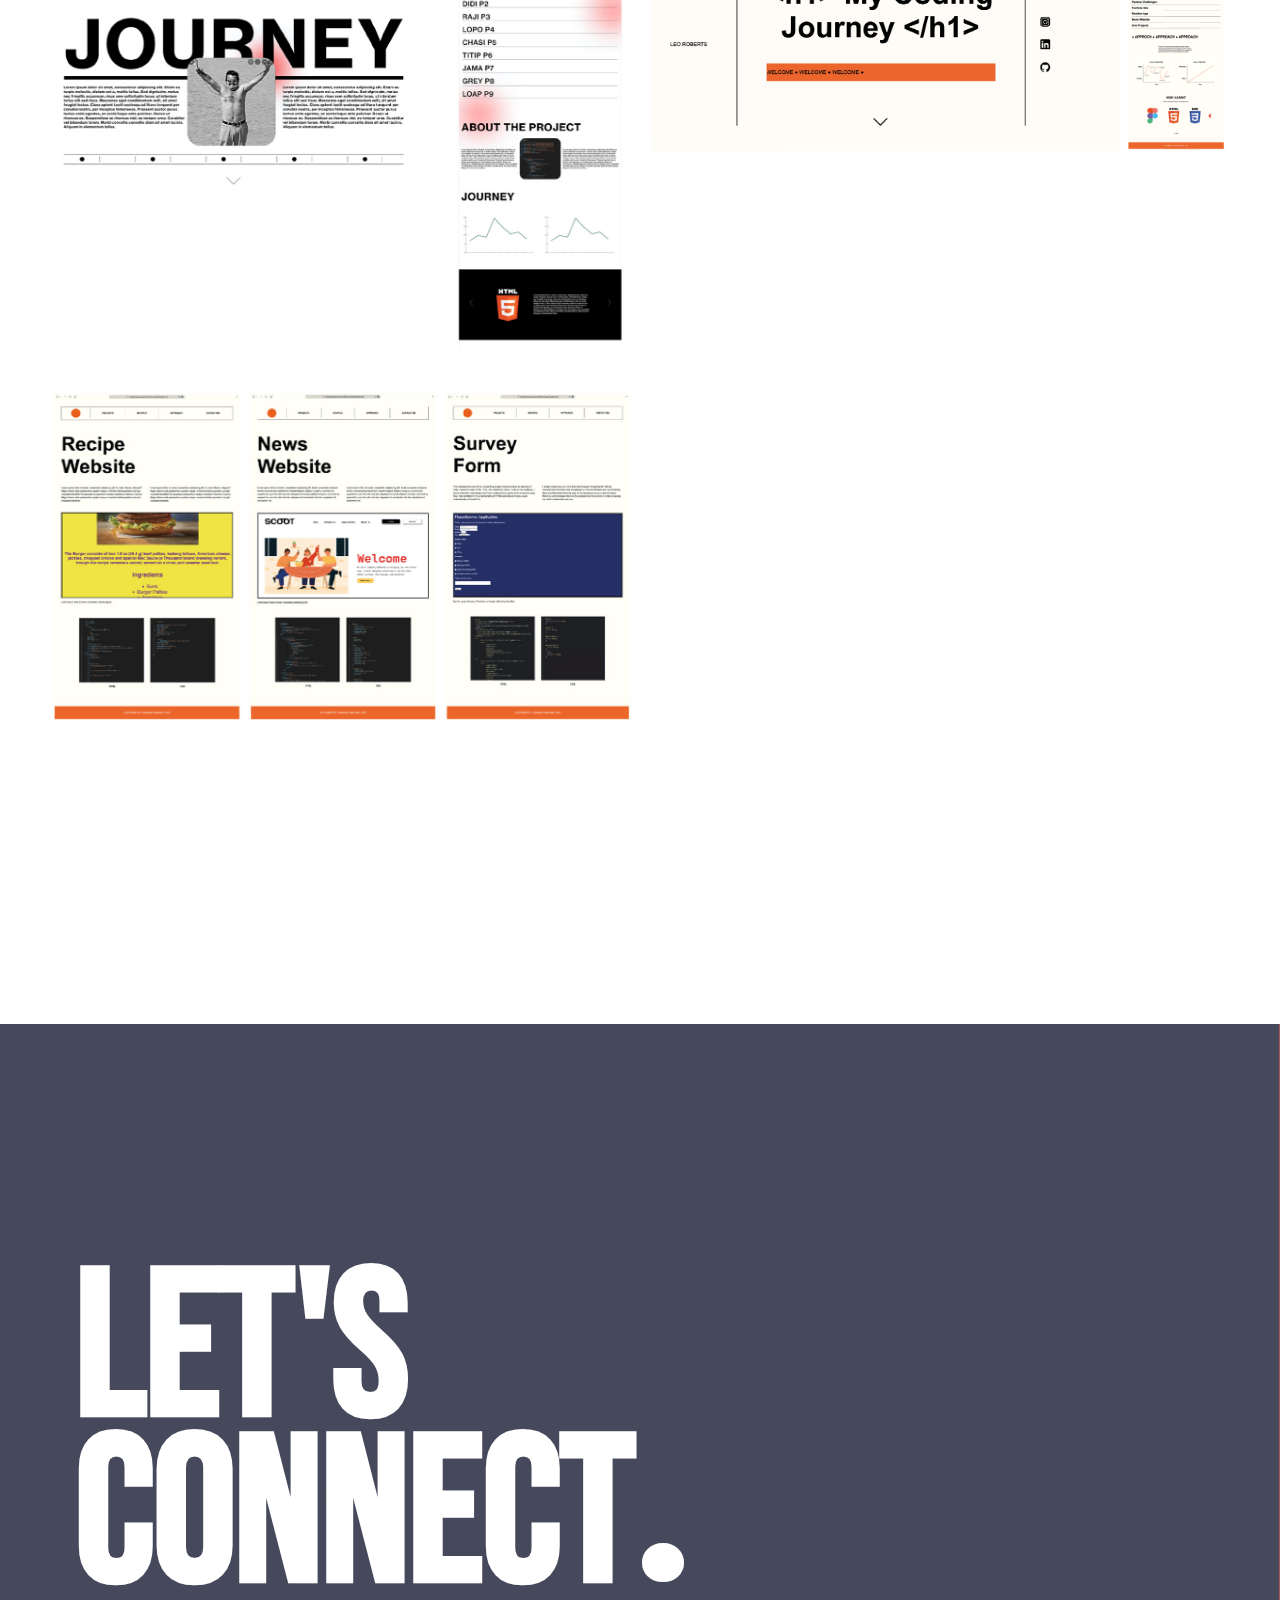
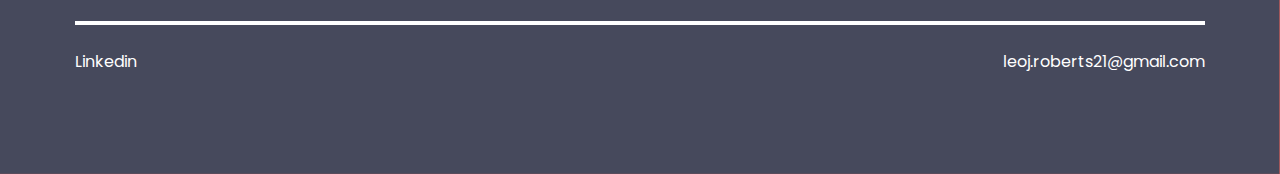
<file: project2.html>
<!DOCTYPE html>
<html lang="en">
  <head>
    <link
      href="https://fonts.googleapis.com/css2?family=Poppins:wght@600&display=swap"
      rel="stylesheet"
    />
    <link
      href="https://fonts.googleapis.com/css2?family=Poppins:wght@500;600&display=swap"
      rel="stylesheet"
    />
    <link
      href="https://fonts.googleapis.com/css2?family=Poppins:wght@400;500;600&display=swap"
      rel="stylesheet"
    />
    <link
      href="https://fonts.googleapis.com/css2?family=Bebas+Neue&family=Poppins:wght@400;500;600&display=swap"
      rel="stylesheet"
    />
    <meta charset="UTF-8" />
    <meta http-equiv="X-UA-Compatible" content="IE=edge" />
    <meta name="viewport" content="width=device-width, initial-scale=1.0" />
    <title>Leo Portfolio</title>
    <link rel="stylesheet" href="about.css" />
    <link rel="stylesheet" href="dough.css" />
    <link rel="stylesheet" href="projectsresponsive.css" />
    <link rel="icon" href="./images/minimouse.png">
  </head>

  <body id="switchDiv" class="container">


    <!------------------NAVBAR------------------------------->

    <section class="nav-bar">
      <p id="nav-left">
        <a href="index.html" class="nav-dot"
          ><span class="leo">Leo Roberts</span></a
        >&nbsp;&nbsp;&nbsp;&nbsp;&nbsp;|&nbsp;&nbsp;&nbsp;&nbsp;&nbsp;Designer &
        Developer
      </p>

      <div class="hamburger show-modal1">=</div>

      <ul id="nav-right">
        <a href="#project-tag"> <il class="nav-dot white">Projects</il> </a>
        <a href="aboutme.html"><il class="nav-dot1 white2">About</il></a>
        <a href="#linkedin"><il class="nav-dot2 white3">Contact</il></a>
      </ul>
    </section>

    <!------------------frontpage------------------------------->
    <div class="modal1 hidden1">
      <button class="close-modal1">&times;</button>
      <a href="#project-tag" ><h1 class="overlay-text">Projects</h1></a>
      <a href="./aboutme.html" ><h1 class="overlay-text">About</h1></a>
      <a href="#linkedin" ><h1 class="overlay-text">Contact </h1></a>
    </div>
    <div class="overlay1 hidden1"></div>

    <section class="showcase">
      <div class="video-container">
        <img src="images/codebackground.png" autoplay muted loop></img>
      </div>
      <div class="content">
        <h1>Coding Journey </h1>
          <p class="align">UX/UI • Front-End </p>
      </div>
    </section>


    <!------------------WRITING------------------------------->
<div class="row2">
    <p class="description">
      A self-initated university brief, documenting my learning of HTML, CSS and JavaScript through a series of mini-projects.
    </p>
  </div>   
    <div class="links">
      <a href="https://github.com/LeoRoberts21/Learning-to-Code"><p>Repo</p></a>
      <a href="https://leoroberts21.github.io/Learning-to-Code/"><p>Live Preview</p></a>
      <a href="/sketchbooks/Project 4 Sketchbook.pdf"><p>Sketchbook</p></a>
    </div>


    <div class="row">
      <div class="column">

        <h3>Approach</h3>
        <p>
          I’ve always been interested in web design but have never been brave enough to try web Development. Following a brief set by the staff at Nottingham Trent, I set out to learn as much as I could about front-end development (HTML, CSS, JavaScript) in the hope to produce a final outcome documenting my learning.
        </p>
     
      </div>


      <div class="column">
        <h3>Outcome</h3>
        <p>
          My final outcome was a portfolio style website that documented all my learning. It also had links to my personal pages and information about how I found the projects, the things I had learnt etc. By the end of this project I had taught myself HTML, CSS and JavaScript fundamentals, along with other tasks such as version control.
        </p>


      </div>
    </div>



    <p class="tools space"><b>Tools</b></p>
    <p class="description2 list-tools">
      HTML • CSS/SCSS • JavaScript • Responsive design • Version control
      with git • Adobe Suite • Figma
    </p>
  </div>


    <!------------------GRID------------------------------->

    <div class="cards">
        <img class="card" src="./Coding-journey/1.png" alt="portfolio-picture">
        <img class="card" src="./Coding-journey/2.png" alt="portfolio-picture">
        <img class="card" src="./Coding-journey/3.png" alt="portfolio-picture">
        <img class="card" src="./Coding-journey/4.png" alt="portfolio-picture">
        <img class="card" src="./Coding-journey/5.png" alt="portfolio-picture">
        <img class="card" src="./Coding-journey/6.png" alt="portfolio-picture">
        <img class="card" src="./Coding-journey/7.png" alt="portfolio-picture">
        <img class="card" src="./Coding-journey/8.png" alt="portfolio-picture">
        <img class="card" src="./Coding-journey/9.png" alt="portfolio-picture">
        <img class="card" src="./Coding-journey/10.png" alt="portfolio-picture">
        <img class="card" src="./Coding-journey/11.png" alt="portfolio-picture">
        <img class="card" src="./Coding-journey/12.png" alt="portfolio-picture">
        <img class="card" src="./Coding-journey/13.png" alt="portfolio-picture">
        <img class="card" src="./Coding-journey/14.png" alt="portfolio-picture">
        <img class="card" src="./Coding-journey/15.png" alt="portfolio-picture">
        <img class="card" src="./Coding-journey/16.png" alt="portfolio-picture">
        <img class="card" src="./Coding-journey/17.png" alt="portfolio-picture">
    </div>




    <!------------------CONTACT------------------------------->

    <section>
      <br> <br> <br> <br> <br> <br> <br>
      <img class="gradient" src="./images/darkblue.png" alt="gradient gif" />
      <h5>LET'S<br />CONNECT<span class="dot">.</span></h5>
      <hr class="hr" />
      <div class="contacts">
        <a
          id="linkedin"
          class="nav-dot1"
          href="https://www.linkedin.com/in/leoroberts21/"
          ><p>Linkedin</p></a
        >
        <p>
          <span class="dontWorry"
            >Don't worry I wont open your mailapp &nbsp;&nbsp;→
            &nbsp;&nbsp;</span
          >leoj.roberts21@gmail.com
        </p>
      </div>
    </section>




    <script type="text/javascript" src="about.js"></script>
    </body>
</file>
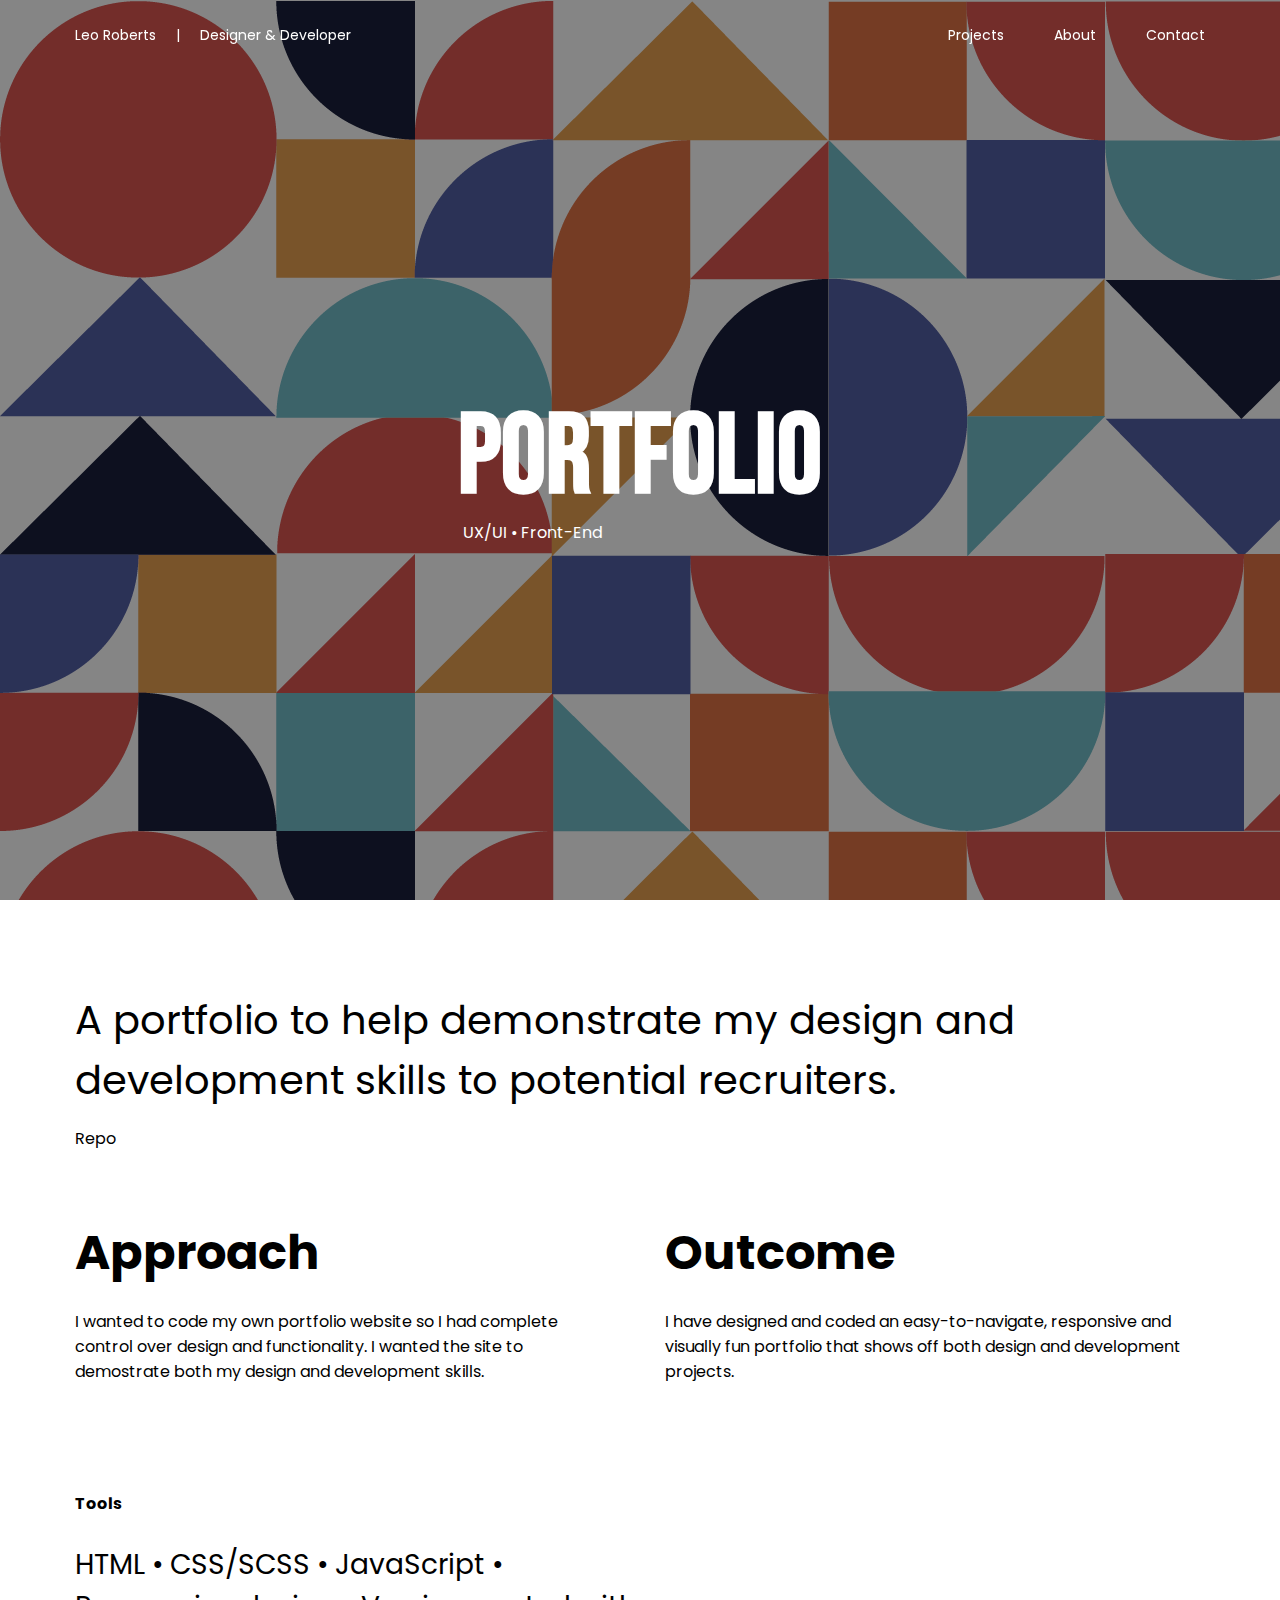
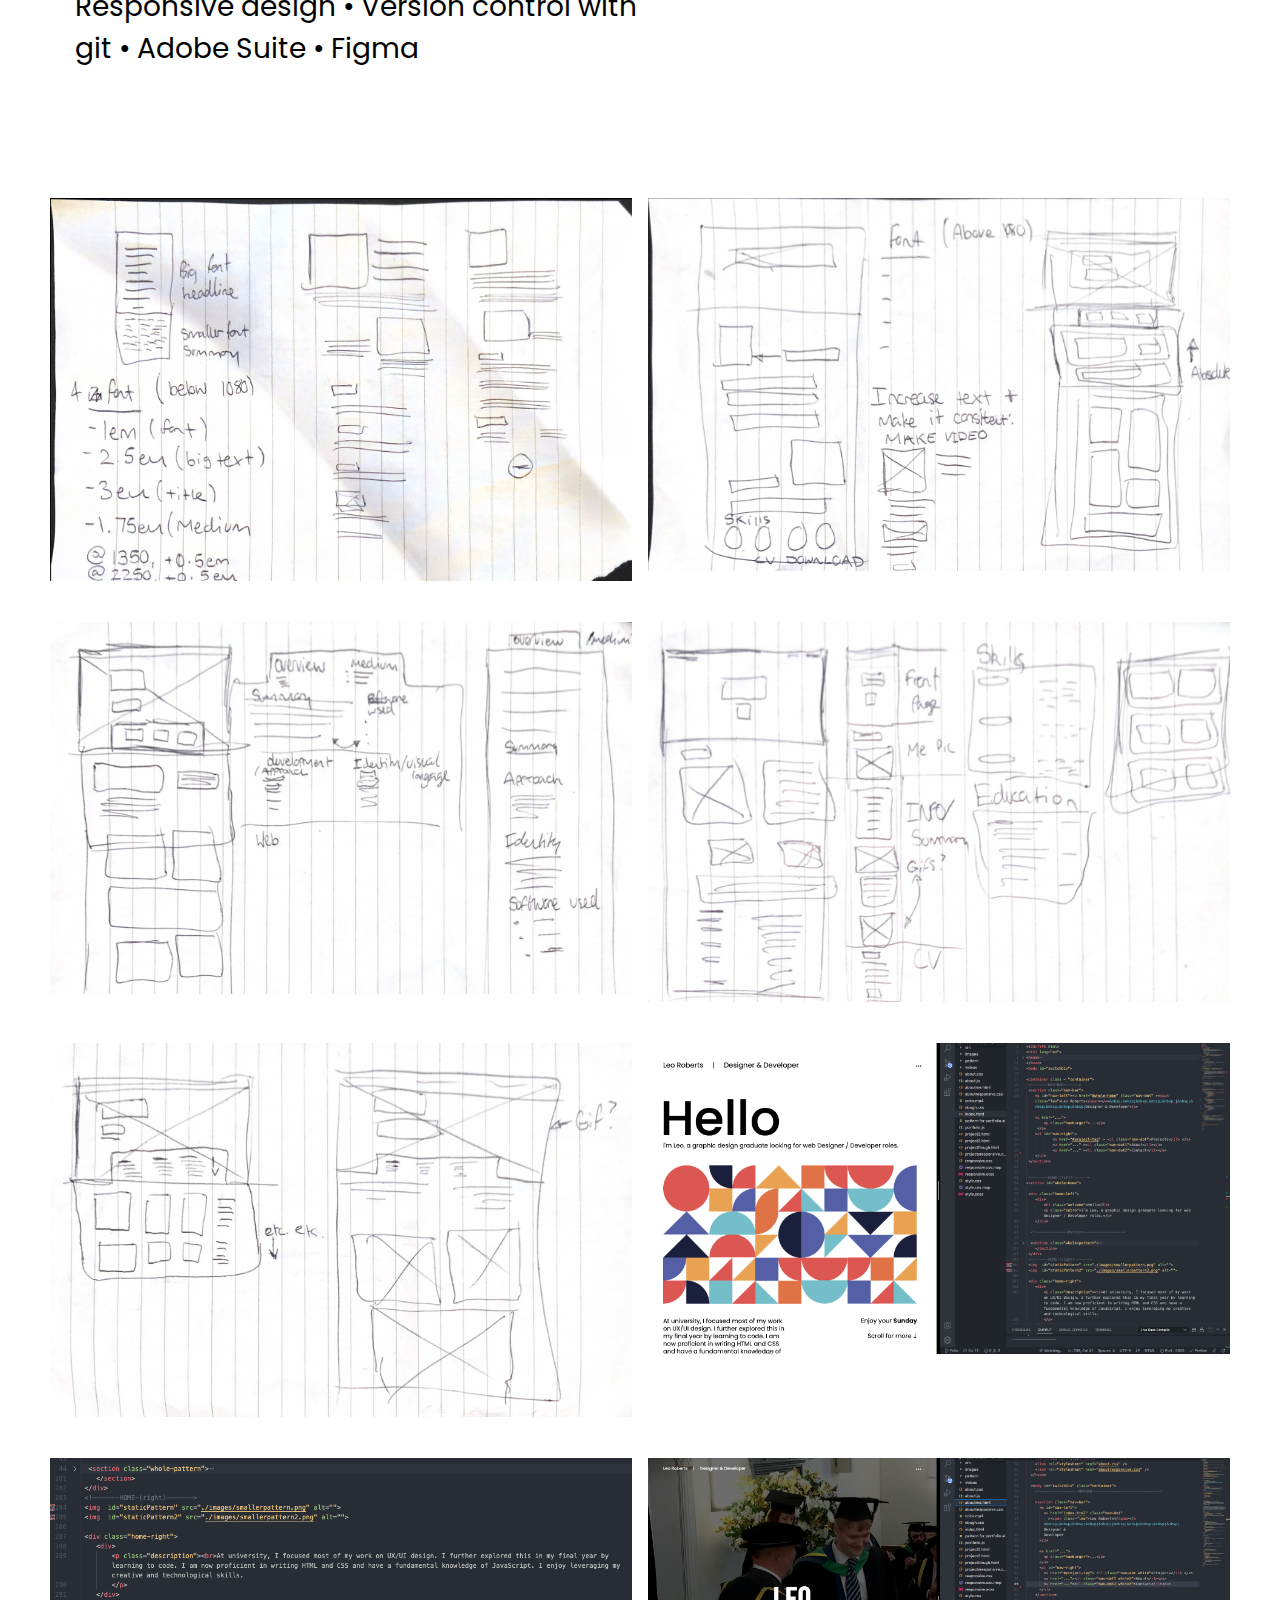
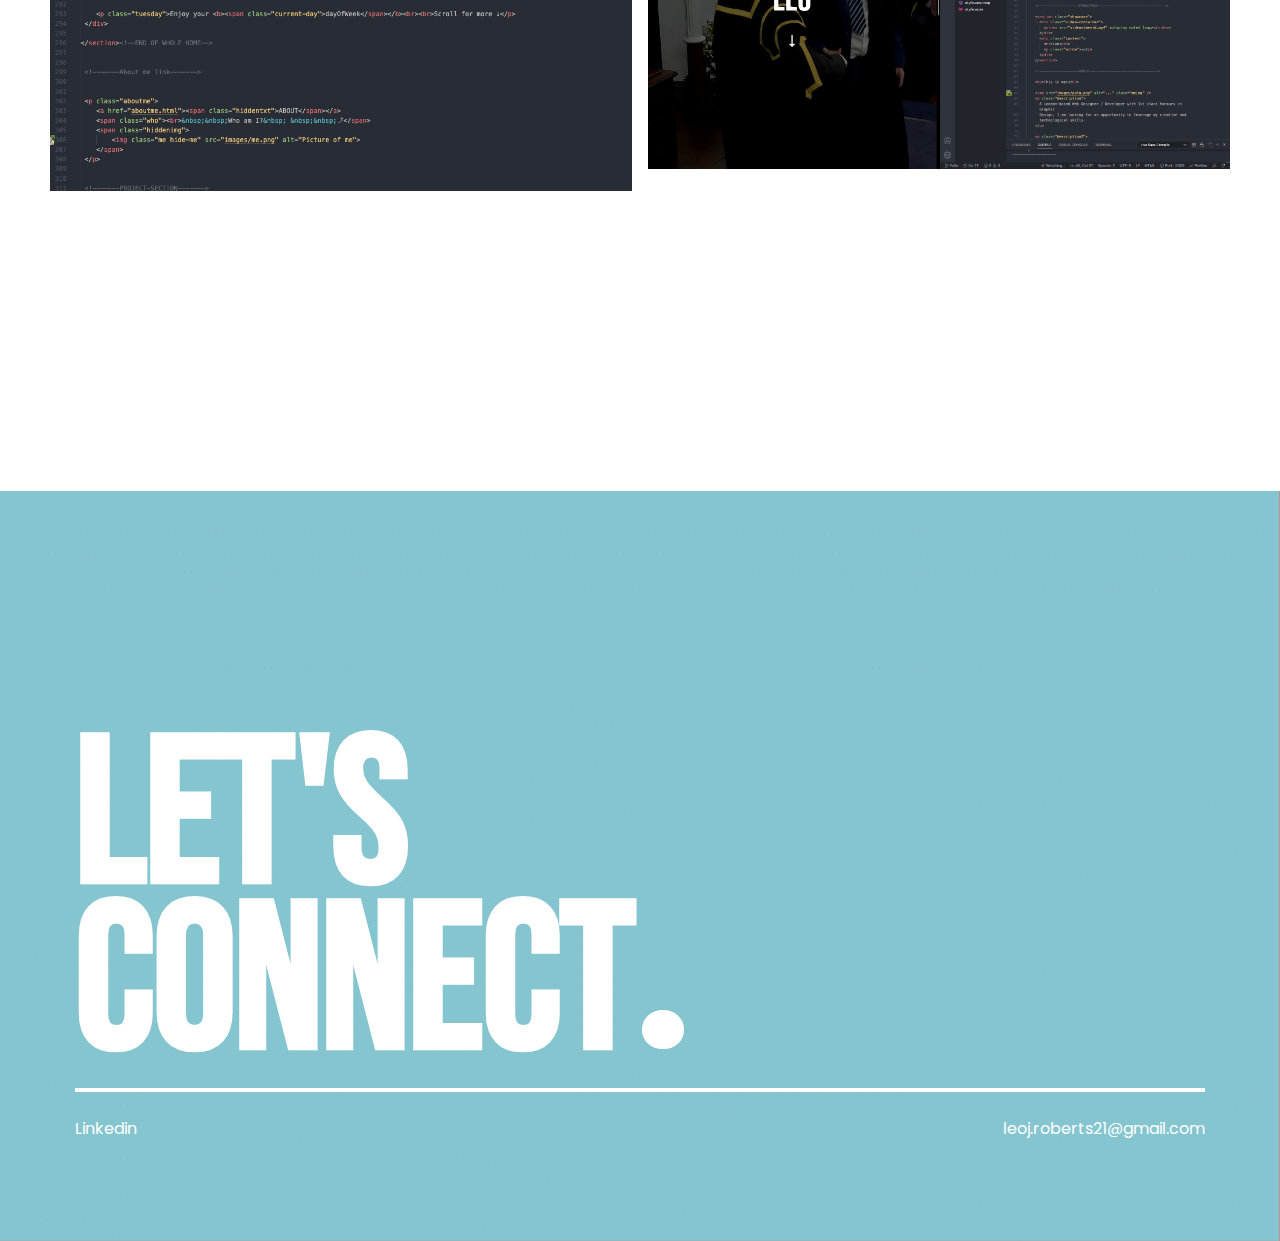
<file: project3.html>
<!DOCTYPE html>
<html lang="en">
  <head>
    <link
      href="https://fonts.googleapis.com/css2?family=Poppins:wght@600&display=swap"
      rel="stylesheet"
    />
    <link
      href="https://fonts.googleapis.com/css2?family=Poppins:wght@500;600&display=swap"
      rel="stylesheet"
    />
    <link
      href="https://fonts.googleapis.com/css2?family=Poppins:wght@400;500;600&display=swap"
      rel="stylesheet"
    />
    <link
      href="https://fonts.googleapis.com/css2?family=Bebas+Neue&family=Poppins:wght@400;500;600&display=swap"
      rel="stylesheet"
    />
    <meta charset="UTF-8" />
    <meta http-equiv="X-UA-Compatible" content="IE=edge" />
    <meta name="viewport" content="width=device-width, initial-scale=1.0" />
    <title>Leo Portfolio</title>
    <link rel="stylesheet" href="about.css" />
    <link rel="stylesheet" href="dough.css" />
    <link rel="stylesheet" href="projectsresponsive.css" />
    <link rel="icon" href="./images/minimouse.png">
  </head>

  <body id="switchDiv" class="container">


    <!------------------NAVBAR------------------------------->

    <section class="nav-bar">
      <p id="nav-left">
        <a href="index.html" class="nav-dot"
          ><span class="leo">Leo Roberts</span></a
        >&nbsp;&nbsp;&nbsp;&nbsp;&nbsp;|&nbsp;&nbsp;&nbsp;&nbsp;&nbsp;Designer &
        Developer
      </p>


      <div class="hamburger show-modal1">=</div>

      <ul id="nav-right">
        <a href="#project-tag"> <il class="nav-dot white">Projects</il> </a>
        <a href="aboutme.html"><il class="nav-dot1 white2">About</il></a>
        <a href="#linkedin"><il class="nav-dot2 white3">Contact</il></a>
      </ul>
    </section>

    <!------------------frontpage------------------------------->
    <div class="modal1 hidden1">
      <button class="close-modal1">&times;</button>
      <a href="#project-tag" ><h1 class="overlay-text">Projects</h1></a>
      <a href="./aboutme.html" ><h1 class="overlay-text">About</h1></a>
      <a href="#linkedin" ><h1 class="overlay-text">Contact </h1></a>
    </div>
    <div class="overlay1 hidden1"></div>

    <section class="showcase">
      <div class="video-container">
        <img src="images/portfoliobackground.png" autoplay muted loop></img>
      </div>
      <div class="content">
        <h1>Portfolio </h1>
          <p class="align">UX/UI • Front-End </p>
      </div>
    </section>


    <!------------------WRITING------------------------------->
<div class="row2">
    <p class="description">
      A portfolio to help demonstrate my design and development skills to potential recruiters.
    </p>
  </div>   
    <div class="links">
      <a href="https://github.com/LeoRoberts21/Portfolio"><p>Repo</p></a>
    </div>


    <div class="row">
      <div class="column">

        <h3>Approach</h3>
        <p>
          I wanted to code my own portfolio website so I had complete control over design and functionality. I wanted the site to demostrate both my design and development skills.
        </p>
     
      </div>


      <div class="column">
        <h3>Outcome</h3>
        <p>
          I have designed and coded an easy-to-navigate, responsive and visually fun portfolio that shows off both design and development projects.
        </p>


      </div>
    </div>



    <p class="tools space"><b>Tools</b></p>
    <p class="description2 list-tools">
      HTML • CSS/SCSS • JavaScript • Responsive design • Version control
      with git • Adobe Suite • Figma
    </p>
  </div>


    <!------------------GRID------------------------------->

    <div class="cards">
      <img class="card" src="./portfoliopics/1.png" alt="portfolio-picture">
      <img class="card" src="./portfoliopics/2.png" alt="portfolio-picture">
      <img class="card" src="./portfoliopics/3.png" alt="portfolio-picture">
      <img class="card" src="./portfoliopics/4.png" alt="portfolio-picture">
      <img class="card" src="./portfoliopics/5.png" alt="portfolio-picture">
      <img class="card" src="./portfoliopics/6.png" alt="portfolio-picture">
      <img class="card" src="./portfoliopics/7.png" alt="portfolio-picture">
      <img class="card" src="./portfoliopics/8.png" alt="portfolio-picture">
    </div>

    <!------------------CONTACT------------------------------->

    <section>
      <br> <br> <br> <br> <br> <br> <br>
      <img class="gradient" src="./images/lightblue.png" alt="gradient gif" />
      <h5>LET'S<br />CONNECT<span class="dot">.</span></h5>
      <hr class="hr" />
      <div class="contacts">
        <a
          id="linkedin"
          class="nav-dot1"
          href="https://www.linkedin.com/in/leoroberts21/"
          ><p>Linkedin</p></a
        >
        <p>
          <span class="dontWorry"
            >Don't worry I wont open your mailapp &nbsp;&nbsp;→
            &nbsp;&nbsp;</span
          >leoj.roberts21@gmail.com
        </p>
      </div>
    </section>




    <script type="text/javascript" src="about.js"></script>
    </body>
</file>
<file: style.css>
@import url(responsive.scss);
/*--------Variables------------------------------*/
/*--------Cursor------------------------------*/
/*--------Start------------------------------*/
.container {
  width: 100%;
  margin: 0 auto;
}

html,
body {
  margin: 0px;
  padding: 0px;
  font-family: "Poppins", sans-serif;
}

a:link {
  text-decoration: none;
  color: black;
}

a:visited {
  text-decoration: none;
  color: black;
}

a:hover {
  text-decoration: none;
  color: black;
}

a:active {
  text-decoration: none;
  color: rgb(230, 102, 102);
}

/*--------NavBar1------------------------------*/
.nav-bar {
  display: flex;
  justify-content: space-between;
  position: fixed;
  background-color: rgb(255, 255, 255);
  z-index: 100;
  transition: transform 3s;
  min-width: 100%;
  padding-right: 100px;
  height: 150px;
  align-items: center;
  font-family: "Poppins", sans-serif;
}
.nav-bar .hamburger {
  font-size: 30px;
  height: 17px;
  font-family: "Poppins", sans-serif;
  position: relative;
  bottom: 21px;
  display: none;
  height: 40px;
  cursor: pointer;
}
.nav-bar #nav-left {
  padding-left: 100px;
}
.nav-bar #nav-right {
  display: flex;
  justify-content: space-evenly;
  gap: 50px;
  padding-right: 100px;
  height: 18px;
}

/*--------NavBar2------------------------------*/
.navbar2 {
  height: 75px;
}

.nav--hidden {
  position: absolute !important;
  top: -999px !important;
  left: -999px !important;
}

/*--------Home------------------------------*/
#whole-home {
  display: flex;
  height: -webkit-fit-content;
  height: -moz-fit-content;
  height: fit-content;
  padding-top: 100px;
  font-size: 1em;
}

#staticPattern {
  display: none;
}

#staticPattern2 {
  display: none;
}

.home-left {
  padding-left: 100px;
  padding-top: 10px;
  display: flex;
  flex-direction: column;
  max-height: 800px;
  width: 70%;
  justify-content: space-between;
  /*-------PATTERN------------------------------*/
}
.home-left h1 {
  font-size: 10em;
  margin: 0px;
  font-family: "Poppins", sans-serif;
  font-weight: 500;
  height: 190px;
  position: relative;
  right: 10px;
  transition: 1s;
}
.home-left .whole-pattern {
  transform: scale(0.42);
  width: -webkit-fit-content;
  width: -moz-fit-content;
  width: fit-content;
  position: relative;
  top: -200px;
  translate: -29%;
}
.home-left .row1,
.home-left .row2,
.home-left .row3 {
  display: flex;
  flex-direction: row;
  min-width: -webkit-fit-content;
  min-width: -moz-fit-content;
  min-width: fit-content;
}
.home-left .shapes:hover {
  transform: scale(1.5);
  transition: 70ms;
  z-index: 100;
}
.home-left .two-rows {
  width: 270px;
}
.home-left .two-cols {
  width: 268px;
  display: flex;
}

.home-right {
  display: flex;
  align-items: flex-start;
  flex-direction: column;
  padding-top: 50px;
  padding-right: 100px;
  width: 390px;
  height: 580px;
  justify-content: space-between;
  line-height: 20px;
}
.home-right .tuesday {
  position: relative;
  top: 13.5px;
}

/*-------ABOUT LINK------------------------------*/
.aboutme {
  text-align: center;
  align-items: center;
  align-self: center;
  padding: 0px 100px 0px 100px;
  display: flex;
  flex-direction: column;
  justify-content: center;
}
.aboutme .hiddentxt {
  font-size: 950%;
  margin-bottom: 0;
  margin-top: 75px;
  font-family: "Bebas Neue", cursive;
  max-width: -webkit-fit-content;
  max-width: -moz-fit-content;
  max-width: fit-content;
  z-index: 50;
  transition: 1s;
}
.aboutme .hiddenimg {
  opacity: 0%;
  transform: 1s;
  position: relative;
  bottom: 325px;
  right: 150px;
  transition: 1s;
}
.aboutme .hiddenimg .me {
  max-width: 150px;
  max-height: auto;
  border-radius: 25px;
}
.aboutme .hiddentxt:hover ~ .hiddenimg {
  opacity: 100%;
  transition: 0.5s;
  padding-bottom: -125px;
}
.aboutme .hiddentxt:hover {
  font-size: 175px;
  transition: 0.75s;
}

/*-------PROJECTS------------------------------*/
h2 {
  padding: 0px 100px 0px 100px;
  font-size: 5em;
  font-family: "Poppins", sans-serif;
  margin-bottom: 3%;
  display: flex;
  justify-content: space-between;
}

.project-catagories {
  gap: 100px;
  font-size: 35px;
  padding-top: 25px;
}

.selected-projects {
  text-align: center;
  width: 100%;
  display: flex;
  flex-direction: column;
  justify-content: center;
}
.selected-projects .project-image {
  background-color: black;
  height: 575px;
  width: 70%;
  -o-object-fit: cover;
     object-fit: cover;
  transition: 0.5s;
  border-radius: 50px;
}
.selected-projects .project-image:hover {
  border-radius: 500px;
  transition: 500ms;
}
.selected-projects .project-caption {
  padding-bottom: 50px;
  display: flex;
  width: 100%;
  justify-content: center;
  font-size: 1em;
}
.selected-projects .space-out {
  width: 70%;
  justify-content: space-between;
  display: flex;
}
.selected-projects .spacing {
  padding-bottom: 200px;
}

/*---------CONTACT------------------------------*/
.gradient {
  z-index: -1;
  width: 1440px;
  position: absolute;
  height: 900px;
  opacity: 80%;
  margin: 0%;
}

h3 {
  padding: 0px 100px 0px 100px;
  font-size: 250px;
  line-height: 190px;
  letter-spacing: -10px;
  z-index: 2;
  position: relative;
  padding-top: 300px;
  color: rgb(255, 255, 255);
  font-family: "Bebas Neue", cursive;
  margin: 0px;
}

.dot {
  color: rgb(255, 255, 255);
  font-family: "Poppins", sans-serif;
}

.hr {
  margin-top: 25px;
  padding-left: 75px;
  border: 2px solid rgb(255, 255, 255);
  z-index: 90;
}

.contacts {
  display: flex;
  padding-left: 100px;
  padding-right: 100px;
  color: white;
  gap: 15px;
  justify-content: space-between;
  font-size: 1em;
}
.contacts #linkedin {
  color: white;
}
.contacts #linkedin:visited {
  text-decoration: none;
  color: white;
}
.contacts #linkedin:active {
  color: rgb(255, 255, 255);
}
.contacts .dontWorry {
  font-size: 14px;
}

/*---------PROJECT-CURSORS------------------------------*/
.custom {
  cursor: url("./images/mouse.png") 30 30, auto;
}

.custom1 {
  cursor: url("./images/mouse1.png") 30 30, auto;
}

.custom2 {
  cursor: url("./images/mouse2.png") 30 30, auto;
}

.custom3 {
  cursor: url("./images/mouse3.png") 30 30, auto;
}

#switchDiv {
  background-color: white;
}

.hidden {
  display: none;
}

.designBtn, .codeBtn {
  font-family: "Poppins", sans-serif;
  height: 100px;
  width: auto;
  font-size: 1em;
  background-color: white;
  border: none;
  font-weight: bold;
}

.ul {
  text-decoration: underline;
  text-decoration-thickness: 3px;
}

.nav-dot {
  cursor: url("./images/minimouse.png") 20 20, auto;
}

.nav-dot1 {
  cursor: url("./images/minimouse1.png") 20 20, auto;
}

.nav-dot2 {
  cursor: url("./images/minimouse2.png") 20 20, auto;
}

.close-modal1 {
  position: absolute;
  top: 1.2rem;
  right: 2rem;
  font-size: 3rem;
  color: rgb(249, 249, 249);
  cursor: pointer;
  border: none;
  background: none;
  padding-right: 25px;
}

/* -------------------------- */
/* CLASSES TO MAKE MODAL WORK */
.hidden1 {
  display: none;
}

.modal1 {
  position: absolute;
  top: 40%;
  left: 50%;
  transform: translate(-50%, -50%);
  width: 70%;
  position: fixed;
  background-color: rgb(237, 78, 78);
  padding: 6rem;
  border-radius: 5px;
  box-shadow: 0 3rem 5rem rgba(0, 0, 0, 0.3);
  z-index: 10;
  font-size: 2.5em;
  height: 270px;
}

.overlay1 {
  position: absolute;
  top: 0;
  left: 0;
  width: 100%;
  height: 100%;
  background-color: rgba(0, 0, 0, 0.6);
  -webkit-backdrop-filter: blur(3px);
          backdrop-filter: blur(3px);
  z-index: 5;
}

.overlay-text {
  color: white;
  height: 90px;
  margin: 0px;
}/*# sourceMappingURL=style.css.map */
</file>
<file: responsive.css>
/*------------------------------------MEDIA-QUERIES------------------*/
@media (min-width: 2250px) {
  .nav-bar {
    font-size: 1.5em;
  }
}
@media (min-width: 1700px) {
  .nav-bar {
    font-size: 1em;
  }
  #whole-home {
    font-size: 1.3em;
    padding-bottom: 200px;
  }
  .intro {
    padding-top: 50px;
  }
  .description {
    line-height: 30px;
  }
  .home-right {
    height: 650px;
  }
  .space-out {
    font-size: 1.5em;
  }
}
@media (min-width: 1350px) and (max-width: 2500px) {
  .nav-bar #nav-left {
    padding-left: 100px;
  }
  .nav-bar #nav-right {
    padding-right: 100px;
    height: 25px;
  }
  .white-gradient {
    width: 2000px;
    height: 80px;
    top: 200px;
    padding-top: 125px;
  }
  .gradient {
    z-index: -1;
    width: 100%;
    position: absolute;
    height: 1000px;
    opacity: 80%;
    margin: 0%;
  }
  h3 {
    padding: 25px 100px;
    font-size: 20em;
    line-height: 0.75em;
    letter-spacing: -2px;
    padding-top: 300px;
  }
  .hr {
    margin-top: 0px;
    margin-left: 100px;
    margin-right: 100px;
    border: 2px solid rgb(255, 255, 255);
    z-index: 90;
  }
  .contacts {
    display: flex;
    padding-left: 100px;
    padding-right: 100px;
    color: white;
    justify-content: space-between;
  }
  .contacts .dontWorry {
    font-size: 14px;
    display: none;
  }
  .selected-projects {
    padding: 0px;
    padding-top: 50px;
    text-align: center;
  }
  .selected-projects .project-image {
    background-color: black;
    height: 675px;
    width: 75%;
    -o-object-fit: cover;
       object-fit: cover;
    transition: 0.5s;
  }
}
@media (max-width: 1350px) and (min-width: 1080px) {
  .nav-bar #nav-left {
    padding-left: 75px;
  }
  .nav-bar #nav-right {
    padding-right: 75px;
    height: 25px;
  }
  .home-left {
    padding-left: 75px;
    width: 650px;
    /*-------PATTERN------------------------------*/
  }
  .home-left .whole-pattern {
    transform: scale(0.33);
    width: -webkit-fit-content;
    width: -moz-fit-content;
    width: fit-content;
    position: relative;
    top: -250px;
    translate: -34%;
  }
  .home-left .shapes:hover {
    transform: scale(1);
  }
  .home-right {
    display: flex;
    align-items: flex-start;
    flex-direction: column;
    padding-top: 50px;
    padding-right: 75px;
    width: 200px;
    max-height: 495px;
    line-height: 20px;
    position: relative;
    left: 100px;
  }
  .home-right .tuesday {
    position: relative;
    top: 13.5px;
  }
  .selected-projects {
    padding: 0px;
    padding-top: 80px;
    text-align: center;
  }
  .selected-projects .project-image {
    background-color: black;
    height: 575px;
    width: 75%;
    -o-object-fit: cover;
       object-fit: cover;
    transition: 0.5s;
  }
  .white-gradient {
    width: 100%;
    padding-top: 100px;
  }
  .gradient {
    z-index: -1;
    width: 100%;
    position: absolute;
    height: 750px;
    opacity: 80%;
    margin: 0%;
  }
  h3 {
    padding: 25px 75px;
    font-size: 13em;
    line-height: 0.75em;
    letter-spacing: -2px;
    padding-top: 250px;
  }
  .hr {
    margin-top: 0px;
    margin-left: 75px;
    margin-right: 75px;
    border: 2px solid rgb(255, 255, 255);
    z-index: 90;
  }
  .contacts {
    display: flex;
    padding-left: 75px;
    padding-right: 75px;
    color: white;
    justify-content: space-between;
  }
  .contacts .dontWorry {
    font-size: 14px;
    display: none;
  }
}
@media (max-width: 1080px) and (min-width: 993px) {
  .nav-bar #nav-left {
    padding-left: 75px;
  }
  .nav-bar #nav-right {
    padding-right: 75px;
    height: 25px;
  }
  .home-left {
    padding-left: 75px;
    width: 650px;
    /*-------PATTERN------------------------------*/
  }
  .home-left .whole-pattern {
    transform: scale(0.27);
    width: -webkit-fit-content;
    width: -moz-fit-content;
    width: fit-content;
    position: relative;
    top: -250px;
    translate: -37%;
  }
  .home-left .shapes:hover {
    transform: scale(1);
  }
  .home-right {
    display: flex;
    align-items: flex-start;
    flex-direction: column;
    padding-top: 50px;
    padding-right: 75px;
    width: 500px;
    max-height: 470px;
    justify-content: space-between;
    line-height: 20px;
  }
  .home-right .tuesday {
    position: relative;
    top: 13.5px;
  }
  /*-----------------ABOUT-----------------*/
  .aboutme {
    height: 450px;
  }
  .aboutme .hiddentxt {
    margin-top: 0px;
    padding-top: 100px;
  }
  .aboutme .hiddentxt:hover {
    font-size: 950%;
  }
  .aboutme .hiddenimg {
    opacity: 100%;
  }
  h2 {
    font-size: 5em;
    margin-top: 50px;
    padding-left: 75px;
    padding-right: 75px;
  }
  .selected-projects {
    padding: 0px;
    padding-top: 80px;
    text-align: center;
  }
  .selected-projects .project-image {
    background-color: black;
    height: 575px;
    width: 85%;
    -o-object-fit: cover;
       object-fit: cover;
    transition: 0.5s;
  }
  .white-gradient {
    width: 100%;
    height: 80px;
    top: 175px;
    padding-top: 100px;
  }
  .gradient {
    z-index: -1;
    width: 100%;
    position: absolute;
    height: 550px;
    opacity: 80%;
    margin: 0%;
  }
  h3 {
    padding: 25px 75px;
    font-size: 9.5em;
    line-height: 0.75em;
    letter-spacing: -2px;
    padding-top: 160px;
  }
  .hr {
    margin-top: 0px;
    margin-left: 75px;
    margin-right: 75px;
    border: 2px solid rgb(255, 255, 255);
    z-index: 90;
  }
  .contacts {
    display: flex;
    padding-left: 75px;
    padding-right: 75px;
    color: white;
    justify-content: space-between;
  }
  .contacts .dontWorry {
    font-size: 14px;
    display: none;
  }
  h2 {
    display: flex;
    flex-direction: column;
  }
  .project-catagories {
    font-size: 2rem;
  }
}
@media (max-width: 992px) and (min-width: 688px) {
  /*------------------------------------IPADS------------------*/
  /*--------NavBar1------------------------------*/
  .nav-bar {
    font-size: 23px;
  }
  .nav-bar .hamburger {
    display: block;
    padding-right: 50px;
  }
  .nav-bar #nav-left {
    padding-left: 50px;
  }
  .nav-bar #nav-right {
    display: none;
  }
  /*--------Home------------------------------*/
  #staticPattern {
    display: none;
  }
  #staticPattern2 {
    display: block;
    width: 88%;
    padding-left: 50px;
  }
  #whole-home {
    padding-top: 120px;
    flex-direction: column;
    transition: 0.5s;
  }
  .intro {
    margin-top: 0px;
    padding-bottom: 30px;
    font-size: 1.25em;
  }
  .home-left {
    padding-left: 50px;
    width: 88%;
    justify-content: space-between;
  }
  .home-left h1 {
    font-size: 10em;
    height: 195px;
  }
  .description {
    font-size: 1.25em;
    line-height: 25px;
    width: 65%;
  }
  .whole-pattern {
    display: none;
  }
  .tuesday {
    width: 100%;
    margin-top: 30px;
    text-align: right;
    font-size: 1.25em;
    line-height: 25px;
  }
  .home-right {
    width: 88%;
    padding: 0px 50px;
    flex-direction: row;
  }
  /*--------------------ABOUT---------------*/
  .aboutme {
    height: 650px;
  }
  .aboutme .hiddentxt {
    margin-top: 0px;
    padding-top: 200px;
  }
  .aboutme .hiddentxt:hover {
    font-size: 950%;
  }
  .aboutme .hiddenimg {
    opacity: 100%;
  }
  /*-------PROJECTS------------------------------*/
  h2 {
    font-size: 5em;
    margin-top: 0px;
    padding-left: 50px;
    padding-right: 50px;
    display: flex;
    flex-direction: column;
  }
  .selected-projects {
    padding: 0px;
    padding-top: 80px;
    text-align: center;
  }
  .selected-projects .project-image {
    background-color: black;
    height: 75%;
    width: 88%;
    -o-object-fit: cover;
       object-fit: cover;
    transition: 0.5s;
  }
  /*-------CONTACT------------------------------*/
  .white-gradient {
    width: 100%;
    height: 80px;
    top: 155px;
    padding-top: 75px;
  }
  .gradient {
    z-index: -1;
    width: 100%;
    position: absolute;
    height: 550px;
    opacity: 80%;
    margin: 0%;
  }
  h3 {
    padding: 25px 50px;
    font-size: 9.5em;
    line-height: 0.75em;
    letter-spacing: -2px;
    padding-top: 160px;
  }
  .hr {
    margin-top: 0px;
    margin-left: 50px;
    margin-right: 50px;
    border: 2px solid rgb(255, 255, 255);
    z-index: 90;
  }
  .contacts {
    display: flex;
    padding-left: 50px;
    padding-right: 50px;
    color: white;
    justify-content: space-between;
  }
  .contacts .dontWorry {
    font-size: 14px;
    display: none;
  }
  .custom,
.custom1,
.custom2,
.custom3 {
    cursor: auto;
  }
  .project-catagories {
    font-size: 2rem;
  }
}
@media (max-width: 688px) {
  /*------------------------------------PHONE------------------*/
  .intro {
    padding-right: 25px;
  }
  /*--------NavBar1------------------------------*/
  .nav-bar {
    font-size: 14px;
    height: 70px;
  }
  .nav-bar .hamburger {
    display: block;
    padding-right: 25px;
    margin-right: 25px;
    margin-top: 40px;
  }
  .nav-bar #nav-left {
    padding-left: 25px;
  }
  .nav-bar #nav-right {
    display: none;
    padding-right: 0px;
  }
  /*--------Home------------------------------*/
  #staticPattern {
    display: block;
    width: 88%;
    padding-left: 25px;
  }
  #staticPattern2 {
    display: none;
  }
  #whole-home {
    padding-top: 90px;
    flex-direction: column;
    transition: 0.5s;
  }
  .intro {
    margin-top: 25px;
    padding-bottom: 25px;
    font-size: 16px;
  }
  .home-left {
    padding-left: 25px;
    padding-top: 30px;
    width: 86%;
    justify-content: space-between;
  }
  .home-left h1 {
    font-size: 6em;
    height: 75px;
    padding-left: 4px;
    bottom: 30px;
  }
  .description {
    display: none;
  }
  /*-------PATTERN------------------------------*/
  .whole-pattern {
    display: none;
  }
  .home-right {
    justify-content: space-between;
    padding: 0px 25px;
    flex-direction: column;
    height: 100px;
    padding-bottom: 100px;
  }
  /*-------ABOUT LINK------------------------------*/
  .aboutme {
    padding-top: 50px;
  }
  .aboutme .hiddentxt {
    padding-top: 125px;
    transition: 0s;
    margin-top: 0px;
  }
  .aboutme .who {
    padding-bottom: 125px;
  }
  .aboutme .hiddenimg {
    display: none;
  }
  .aboutme .hiddenimg .me {
    display: none;
  }
  .aboutme .hiddentxt:hover {
    font-size: 950%;
  }
  /*-------PROJECTS------------------------------*/
  h2 {
    font-size: 3em;
    margin-top: 0px;
    padding-left: 25px;
    padding-right: 25px;
    display: flex;
    flex-direction: column;
  }
  .selected-projects {
    padding: 0px;
    padding-top: 50px;
    text-align: center;
  }
  .selected-projects .project-image {
    background-color: black;
    height: 75%;
    width: 88%;
    -o-object-fit: cover;
       object-fit: cover;
    transition: 0.5s;
  }
  /*---------CONTACT------------------------------*/
  .white-gradient {
    width: 100%;
    height: 80px;
    top: 155px;
    padding-top: 75px;
  }
  .gradient {
    z-index: -1;
    width: 100%;
    position: absolute;
    height: 475px;
    opacity: 80%;
    margin: 0%;
  }
  h3 {
    padding: 25px;
    font-size: 7.5em;
    line-height: 0.75em;
    letter-spacing: -2px;
    padding-top: 160px;
  }
  .hr {
    margin-top: 0px;
    margin-left: 25px;
    margin-right: 25px;
    border: 2px solid rgb(255, 255, 255);
    z-index: 90;
  }
  .contacts {
    display: flex;
    padding-left: 25px;
    padding-right: 25px;
    color: white;
    justify-content: space-between;
  }
  .contacts .dontWorry {
    font-size: 14px;
    display: none;
  }
  .custom,
.custom1,
.custom2,
.custom3 {
    cursor: auto;
  }
  .project-catagories {
    font-size: 2rem;
  }
}
@media (max-width: 400px) {
  h3 {
    font-size: 6.5em;
  }
  .hr {
    max-width: 85%;
  }
  .nav-bar {
    font-size: 13px;
  }
  h2 {
    display: flex;
    flex-direction: column;
  }
  .project-catagories {
    font-size: 2rem;
  }
}
@media (max-width: 340px) {
  #whole-home {
    padding-top: 50px;
  }
  h3 {
    font-size: 5.5em;
  }
  .aboutme .hiddentxt {
    padding-top: 125px;
    transition: 0s;
    font-size: 700%;
    margin-top: 0px;
  }
  .aboutme .hiddentxt:hover {
    font-size: 700%;
  }
  .project-catagories {
    font-size: 2rem;
  }
  h2 {
    display: flex;
    flex-direction: column;
  }
}/*# sourceMappingURL=responsive.css.map */
</file>
<file: about.css>
/*--------Variables------------------------------*/

/*--------Cursor------------------------------*/

a:link {
  text-decoration: none;
  color: black;
}

a:visited {
  text-decoration: none;
  color: black;
}

a:hover {
  text-decoration: none;
  color: black;
}

a:active {
  text-decoration: none;
  color: rgb(230, 102, 102);
}

/*--------Start------------------------------*/

.container {
  width: 100%;
  margin: 0 auto;
}

html,
body {
  margin: 0px;
  padding: 0px;
  font-family: "Poppins", sans-serif;
}

/*--------------NAVBAR-------------------*/

.nav-bar {
  display: flex;
  justify-content: space-between;
  position: fixed;
  z-index: 100;
  transition: transform 3s;
  width: 100%;
  font-size: 14px;
  height: 70px;
  align-items: center;
  color: white;
  font-family: "Poppins", sans-serif;
}

.leo {
  color: white;
}
.nav-dot {
  cursor: url("./images/minimouse.png") 0 20, auto;
}

.nav-dot1 {
  cursor: url("./images/minimouse1.png") 20 20, auto;
}

.nav-dot2 {
  cursor: url("./images/minimouse2.png") 20 20, auto;
}

.hamburger {
  font-size: 30px;
  height: 17px;
  font-family: "Poppins", sans-serif;
  position: relative;
  bottom: 1px;
  height: 40px;
  cursor: pointer;
  padding-right: 50px;
}

#nav-left {
  padding-left: 25px;
}

#nav-right {
  justify-content: space-evenly;
  gap: 50px;
  height: 21px;
  display: none;
  padding-right: 100px;
}

.white,
.white2,
.white3 {
  color: white;
}

.nowhite {
  color: black;
}

/*--------NavBar2------------------------------*/

.navbar2 {
  height: 75px;
  background-color: white;
  color: black;
}

.hamburger2 {
  color: black;
}

.leo2 {
  color: rgb(0, 0, 0);
}

.nav--hidden {
  position: absolute !important;
  top: -999px !important;
  left: -999px !important;
}

/*--------Front-page------------------------------*/

h1 {
  font-size: 7em;
  font-family: "Bebas Neue", cursive;
  line-height: 90px;
  text-align: left;
  margin-bottom: 0px;
}

.showcase {
  height: 100vh;
  display: flex;
  align-items: center;
  justify-content: center;
  text-align: center;
  color: #fff;
  padding: 0 20px;
}

.video-container {
  position: absolute;
  top: 0;
  left: 0;
  width: 100%;
  height: 100%;
  overflow: hidden;
}

.video-container video {
  min-width: 100%;
  min-height: 100%;
  position: absolute;
  top: 50%;
  left: 50%;
  transform: translate(-50%, -50%);
  object-fit: cover;
}

.video-container:after {
  content: "";
  z-index: 1;
  height: 100%;
  width: 100%;
  top: 0;
  left: 0;
  background: rgba(0, 0, 0, 0.5);
  position: absolute;
  opacity: 70%;
}

.content {
  z-index: 2;
  color: white;
}

.arrow {
  color: white;
  font-size: 50px;
}

/*--------ABOUT------------------------------*/

h2 {
  font-size: 3em;
  font-family: "Poppins", sans-serif;
  padding-left: 25px;
  padding-top: 30px;
}

.meimg {
  background-color: black;
  display: block;
  margin-left: auto;
  margin-right: auto;
  width: 90%;
  margin-top: 40px;
  margin-bottom: 40px;
}

.meimg2 {
  margin-top: 100px;
}
.description {
  font-size: 2.5em;
  font-family: "Poppins", sans-serif;
  padding-left: 25px;
  padding-right: 25px;
  margin-bottom: 0px;
}

.description2 {
  font-size: 1em;
  font-family: "Poppins", sans-serif;
  padding-left: 25px;
  padding-right: 25px;
}

.rest {
  height: 500px;
}

/*--------SKILLS------------------------------*/

h3 {
  font-size: 3em;
  font-family: "Poppins", sans-serif;
  padding-left: 25px;
  padding-top: 0px;
  margin-bottom: 20px;
  margin-top: 200px;
}

.skills {
  font-size: 1em;
  font-family: "Poppins", sans-serif;
  padding-left: 25px;
  padding-right: 25px;
}

.skill-title {
  padding-top: 10px;
}

.skill-list {
  font-size: 1.75em;
  margin-top: 0px;
}

.no-top {
  margin-top: 0px;
  padding-top: 10px;
}

/*--------EDUCATION------------------------------*/

h4 {
  font-size: 3em;
  font-family: "Poppins", sans-serif;
  padding-left: 25px;
  padding-top: 0px;
  margin-bottom: 20px;
  margin-top: 200px;
}

.education {
  font-size: 1em;
  font-family: "Poppins", sans-serif;
  padding-left: 25px;
  padding-right: 25px;
}

.office {
  align-self: center;
}
/*--------CV------------------------------*/

.cv-section {
  display: flex;
  justify-content: center;
  align-items: center;
  align-self: center;
  padding-top:150px;
}

.cv-btn {
  border-radius: 100px;
  color: white;
  background-color: rgb(8, 31, 63);
  height: 150px;
  width: 150px;
  border: none;
  font-size: 1em;
  font-family: "Poppins", sans-serif;
  cursor:pointer;
}

/*--------CONTACT------------------------------*/


.gradient {
  z-index: -1;
  position: absolute;
  opacity: 80%;
  margin: 0%;
  width: 100%;
  height: 475px;
  padding-top: 100px;
}

h5 {
  padding: 0px 100px 0px 100px;
  z-index: 2;
  position: relative;
  color: rgb(255, 255, 255);
  font-family: "Bebas Neue", cursive;
  margin: 0px;
  padding: 25px;
  font-size: 7.5em;
  line-height: 0.75em;
  letter-spacing: -2px;
  padding-top: 160px;
  margin-top: 100px;
}

.dot {
  color: rgb(255, 255, 255);
  font-family: "Poppins", sans-serif;
}

.hr {
  z-index: 90;
  margin-top: 0px;
  margin-left: 25px;
  margin-right: 25px;
  border: 2px solid rgb(255, 255, 255);
  z-index: 90;
}

.contacts {
  display: flex;
  padding-left: 100px;
  padding-right: 100px;
  color: white;
  gap: 15px;
  justify-content: space-between;
  padding-left: 25px;
  padding-right: 25px;
}
.contacts #linkedin {
  color: white;
}
.contacts #linkedin:visited {
  text-decoration: none;
  color: white;
}
.contacts #linkedin:active {
  color: rgb(255, 255, 255);
}
.contacts .dontWorry {
  font-size: 12px;
  display: none;
}

/*--------SORT!!!!!!------------------------------*/




.close-modal1 {
  position: absolute;
  top: 1.2rem;
  right: 2rem;
  font-size: 3rem;
  color: rgb(249, 249, 249);
  cursor: pointer;
  border: none;
  background: none;
  padding-right: 25px;
}


/* -------------------------- */
/* CLASSES TO MAKE MODAL WORK */
.hidden1 {
  display: none;
}

.modal1 {
  position: absolute;
  top: 40%;
  left: 50%;
  transform: translate(-50%, -50%);
  width: 70%;
  position: fixed;
  background-color: rgb(237, 78, 78);
  padding: 6rem;
  border-radius: 5px;
  box-shadow: 0 3rem 5rem rgba(0, 0, 0, 0.3);
  z-index: 10;
}

.overlay1 {
  position: absolute;
  top: 0;
  left: 0;
  width: 100%;
  height: 100%;
  background-color: rgba(0, 0, 0, 0.6);
  backdrop-filter: blur(3px);
  z-index: 5;
}

.overlay-text {
  color: white;
  margin: 0px;
  font-family: "Poppins", sans-serif;
  position: relative;
  right: 10px;
  font-size: 2.5em;
  font-weight: 200;
}
</file>
<file: dough.css>
.nav-bar {
  display: flex;
  justify-content: space-between;
  position: fixed;
  z-index: 100;
  transition: transform 3s;
  width: 100%;
  font-size: 14px;
  height: 70px;
  align-items: center;
  color: white;
  font-family: "Poppins", sans-serif;
}

.leo {
  color: white;
}
.nav-dot {
  cursor: url("./images/minimouse.png") 0 20, auto;
}

.nav-dot1 {
  cursor: url("./images/minimouse1.png") 20 20, auto;
}

.nav-dot2 {
  cursor: url("./images/minimouse2.png") 20 20, auto;
}



#nav-left {
  padding-left: 25px;
}

#nav-right {
  justify-content: space-evenly;
  gap: 50px;
  height: 25px;
  display: none;
  padding-right: 100px;
}

.white,
.white2,
.white3 {
  color: white;
}

.nowhite {
  color: black;
}

/*--------NavBar2------------------------------*/

.navbar2 {
  height: 75px;
  background-color: white;
  color: black;
}

.hamburger2 {
  color: black;
}

.leo2 {
  color: rgb(0, 0, 0);
}

.nav--hidden {
  position: absolute !important;
  top: -999px !important;
  left: -999px !important;
}

/*--------Front-page------------------------------*/

.block {
  background-color: rgb(255, 255, 255);
  height: 100px;
  position: relative;
  top: 182px;
  display: flex;
  align-items: center;
  justify-content: center;
}

.hike {
  font-size: 1em;
}

h3 {
  margin-top: 75px;
}

.disciplines {
  color: black;
  font-family: "Poppins", sans-serif;
}

.space {
  padding-top: 25px;
}

.tools {
padding-left: 25px;
}
  
.links {
  display: flex;
  padding-left: 25px;
  padding-right: 25px;
  gap: 50px;
}

.video-container:after {
  content: "";
  z-index: 1;
  height: 100%;
  width: 100%;
  top: 0;
  left: 0;
  background: rgba(0, 0, 0, 0.5);
  position: absolute;
  opacity: 95%;
}


.align {
  text-align: left;
  padding-left: 5px;
}

.column {
  padding-left: 25px;
  padding-right: 25px;
}

h3 {
  padding-left: 0px;
}

.row2 {
  display: flex;
  gap: 50px;
  padding: 0px;
}

.content {
overflow: hidden;
text-overflow: ellipsis;
word-wrap: break-word;
display: block;
}
/*--------Grid------------------------------*/

.card {
  color: white;
  padding-top: 25px;
  width: 100%;
}

.cards {
  margin: 0 auto;
  display: grid;
  gap: 0.25rem;
  padding-left: 25px;
  padding-right: 25px;
  padding-top: 75px;
  padding-bottom: 25px;
}

.toolsSketch {
  display: flex;
}
</file>
<file: projectsresponsive.css>
@media (max-width: 1350px) and (min-width: 575px) {
  #nav-left {
    padding-left: 50px;
  }

  .hamburger {
    padding-right: 50px;
  }

  .meimg {
    width: 500px;
    text-align: left;
    margin-left: 50px;
  }

  .block {
    top: 227px;
  }

  .tools {
    padding-left: 50px;
  }

  h2 {
    padding-left: 50px;
  }

  .description,
  .description2,
  h3,
  h4,
  h5,
  .skills,
  .contacts {
    padding-left: 50px;
    padding-right: 50px;
  }

  .hr {
    margin-left: 25px;
    margin-right: 25px;
  }

  .cards {
    padding-left: 50px;
    padding-right: 50px;
  }

  .links {
    padding-left: 50px;
    padding-right: 50px;
  }

  h3 {
    padding-left: 0px;
  }

  .row {
    display: flex;
    gap: 50px;
    padding: 50px 50px 50px 50px;
  }

  .column {
    flex: 50%;
    font-size: 1em;
    font-family: "Poppins", sans-serif;
    padding: 0px;
  }
}

@media (max-width: 1350px) and (min-width: 992px) {
  .cards {
    grid-template-columns: repeat(2, 1fr);
    gap: 1rem;
  }

  .block {
    width: 900px;
  }

  .gradient {
    height: 750px;
    opacity: 80%;
  }

  h5 {
    padding: 25px 50px;
    font-size: 13em;
    line-height: 0.75em;
    letter-spacing: -2px;
    padding-top: 250px;
  }

  .description {
    padding-top: 50px;
    max-width: 100%;
  }

  h3 {
    margin-top: 0px;
    padding-left: 0px;
  }

  .list-tools {
    width: 90%;
    font-size: 1.75em;
  }

  .links {
    justify-content: flex-start;
    gap: 50px;
  }

  .row {
    display: flex;
    gap: 50px;
    padding: 50px 50px 50px 50px;
  }

  .column {
    flex: 50%;
    font-size: 1em;
    font-family: "Poppins", sans-serif;
    padding: 0px;
  }
}

@media (max-width: 1350px) and (min-width: 1080px) {
  .cards {
    grid-template-columns: repeat(2, 1fr);
    gap: 1rem;
  }

  #nav-left {
    padding-left: 75px;
  }

  .hamburger {
    display: none;
  }

  #nav-right {
    display: flex;
    color: white;
    padding-right: 75px;
    height: 21px;
  }

  h2 {
    padding-left: 75px;
  }

  .tools {
    padding-left: 75px;
  }

  .description,
  .description2,
  h3,
  h4,
  h5,
  .skills,
  .contacts {
    padding-left: 75px;
    padding-right: 75px;
  }
  .description2 {
    width: 65vh;
  }

  .description {
    padding-top: 50px;
    max-width: 100%;
  }

  .text {
    display: flex;
    padding-bottom: 100px;
    padding-top: 100px;
  }

  .left-text {
    max-width: 50%;
  }

  .right-text {
    max-width: 50%;
    word-wrap: break-word;
  }

  .hr {
    margin-left: 75px;
    margin-right: 75px;
  }

  .white-gradient {
    padding-top: 100px;
    display: none;
  }

  .gradient {
    height: 750px;
    opacity: 80%;
  }

  h5 {
    padding: 25px 75px;
    font-size: 13em;
    line-height: 0.75em;
    letter-spacing: -2px;
    padding-top: 250px;
  }

  .links {
    justify-content: flex-start;
    gap: 50px;
    padding-left: 75px;
  }

  h3 {
    padding-left: 0px;
  }

  .row {
    display: flex;
    gap: 50px;
    padding: 50px 75px 50px 75px;
  }

  .column {
    flex: 50%;
    font-size: 1em;
    font-family: "Poppins", sans-serif;
    padding: 0px;
  }
}

@media (min-width: 1350px) and (max-width: 2560px) {
  .nav-bar {
    width: 100%;
    font-size: 1em;
  }

  .cards {
    grid-template-columns: repeat(2, 1fr);
    gap: 1rem;
    padding-left: 100px;
    padding-right: 100px;
  }

  .nav-bar {
    width: 100%;
    font-size: 1em;
  }

  h2 {
    padding-left: 100px;
  }

  h1 {
    font-size: 10em;
  }

  .tools {
    padding-left: 100px;
    font-size: 1.5em;
    padding-top: 0px;
  }

  .links {
    justify-content: flex-start;
    gap: 50px;
    padding-left: 100px;
    font-size: 1.5em;
  }

  .block {
    top: 195px;
    width: 1100px;
    height: 130px;
  }

  #nav-left {
    padding-left: 100px;
  }

  #nav-right {
    display: flex;
    color: white;
    padding-right: 100px;
  }

  .hamburger {
    display: none;
  }
  h2 {
    padding-left: 100px;
  }

  .description,
  .description2,
  h3,
  h4,
  h5,
  .skills,
  .contacts {
    padding-left: 100px;
    padding-right: 100px;
  }

  .description {
    font-size: 3.5em;
  }

  .align {
    font-size: 1.5em;
  }

  .hike {
    padding-left: 50px;
  }

  .disciplines {
    font-size: 1.5em;
  }

  .skill-list {
    font-size: 2.25em;
  }

  .list-tools {
    width: 100%;
  }

  .skill-title {
    font-size: 1.5em;
  }

  .hr {
    margin-left: 100px;
    margin-right: 100px;
  }

  .white-gradient {
    padding-top: 100px;
    display: none;
  }

  .gradient {
    height: 750px;
    opacity: 80%;
  }

  h5 {
    padding: 25px 75px;
    font-size: 13em;
    line-height: 0.75em;
    letter-spacing: -2px;
    padding-top: 250px;
  }

  .contacts {
    font-size: 1em;
  }

  .description {
    padding-top: 50px;
    max-width: 100%;
  }

  h3 {
    padding-left: 0px;
    margin-top: 0px;
  }

  .row {
    display: flex;
    gap: 50px;
    padding: 50px 100px 50px 100px;
  }

  .column {
    flex: 50%;
    font-size: 1.5em;
    font-family: "Poppins", sans-serif;
    padding: 0px;
  }
}

@media (min-width: 1600px) {
  .description {
    width: 180vh;
  }

  .hr {
    margin-left: 100px;
    margin-right: 100px;
  }

  .white-gradient {
    padding-top: 100px;
    display: none;
  }

  .gradient {
    height: 950px;
    opacity: 80%;
  }

  h5 {
    padding: 25px 75px;
    font-size: 19em;
    line-height: 0.75em;
    letter-spacing: -2px;
    padding-top: 250px;
  }
}

@media (min-width: 1900px) {
  .gradient {
    height: 1000px;
    opacity: 80%;
  }

  .cards {
    padding-bottom: 100px;
  }

  h5 {
    padding: 25px 75px;
    font-size: 20em;
    line-height: 0.75em;
    letter-spacing: -2px;
    padding-top: 300px;
  }

  .list-tools {
    width: 100%;
  }

  .row {
    gap: 100px;
  }


  #nav-right {
    display: flex;
    color: white;
    padding-right: 75px;
    height: 35px;
  }


  .contacts {
    font-size: 1em;
  }

  .list-tools {
    width: 100%;
    font-size: 2em;
  }

.row {
  padding-top: 100px;
  padding-bottom: 100px;
}

  .column {
    font-size: 2em;
  }

  .nav-bar {
    font-size: 1em;
  }

  .tools {
    font-size: 2em;
  }
}

@media (min-width: 2250px) {
  .nav-bar {
    font-size: 1em;
  }

  .description {
    font-size: 4em;
  }

  .skill-list {
    font-size: 2.75em;
  }

  .skill-title {
    font-size: 2em;
  }

  .gradient {
    height: 1000px;
    opacity: 80%;
    padding-top: 100px;
  }

  h5 {
    padding: 25px 75px;
    font-size: 20em;
    line-height: 0.75em;
    letter-spacing: -2px;
    padding-top: 300px;
  }

  .contacts {
    font-size: 1em;
  }

  .list-tools {
    width: 100%;
    font-size: 2em;
  }

  .column {
    font-size: 2em;
  }
}

@media (max-width:400px) {

  h5 {
    padding: 25px;
    font-size: 6.5em;
    line-height: 0.75em;
    letter-spacing: -2px;
    padding-top: 160px;
  }
  .contacts {
    display: flex;
    padding-left: 25px;
    padding-right: 25px;
    color: white;
    justify-content: space-between;
  }
  .contacts .dontWorry {
    display: none;
  }


}

@media (max-width:350px) {

  h5 {
    padding: 25px;
    font-size: 5em;
    line-height: 0.75em;
    letter-spacing: -2px;
    padding-top: 200px;
  }
  .contacts {
    display: flex;
    padding-left: 25px;
    padding-right: 25px;
    color: white;
    justify-content: space-between;
  }
  .contacts .dontWorry {
    display: none;
  }

  h1 {
    font-size: 5.5em;
  }

}
</file>
